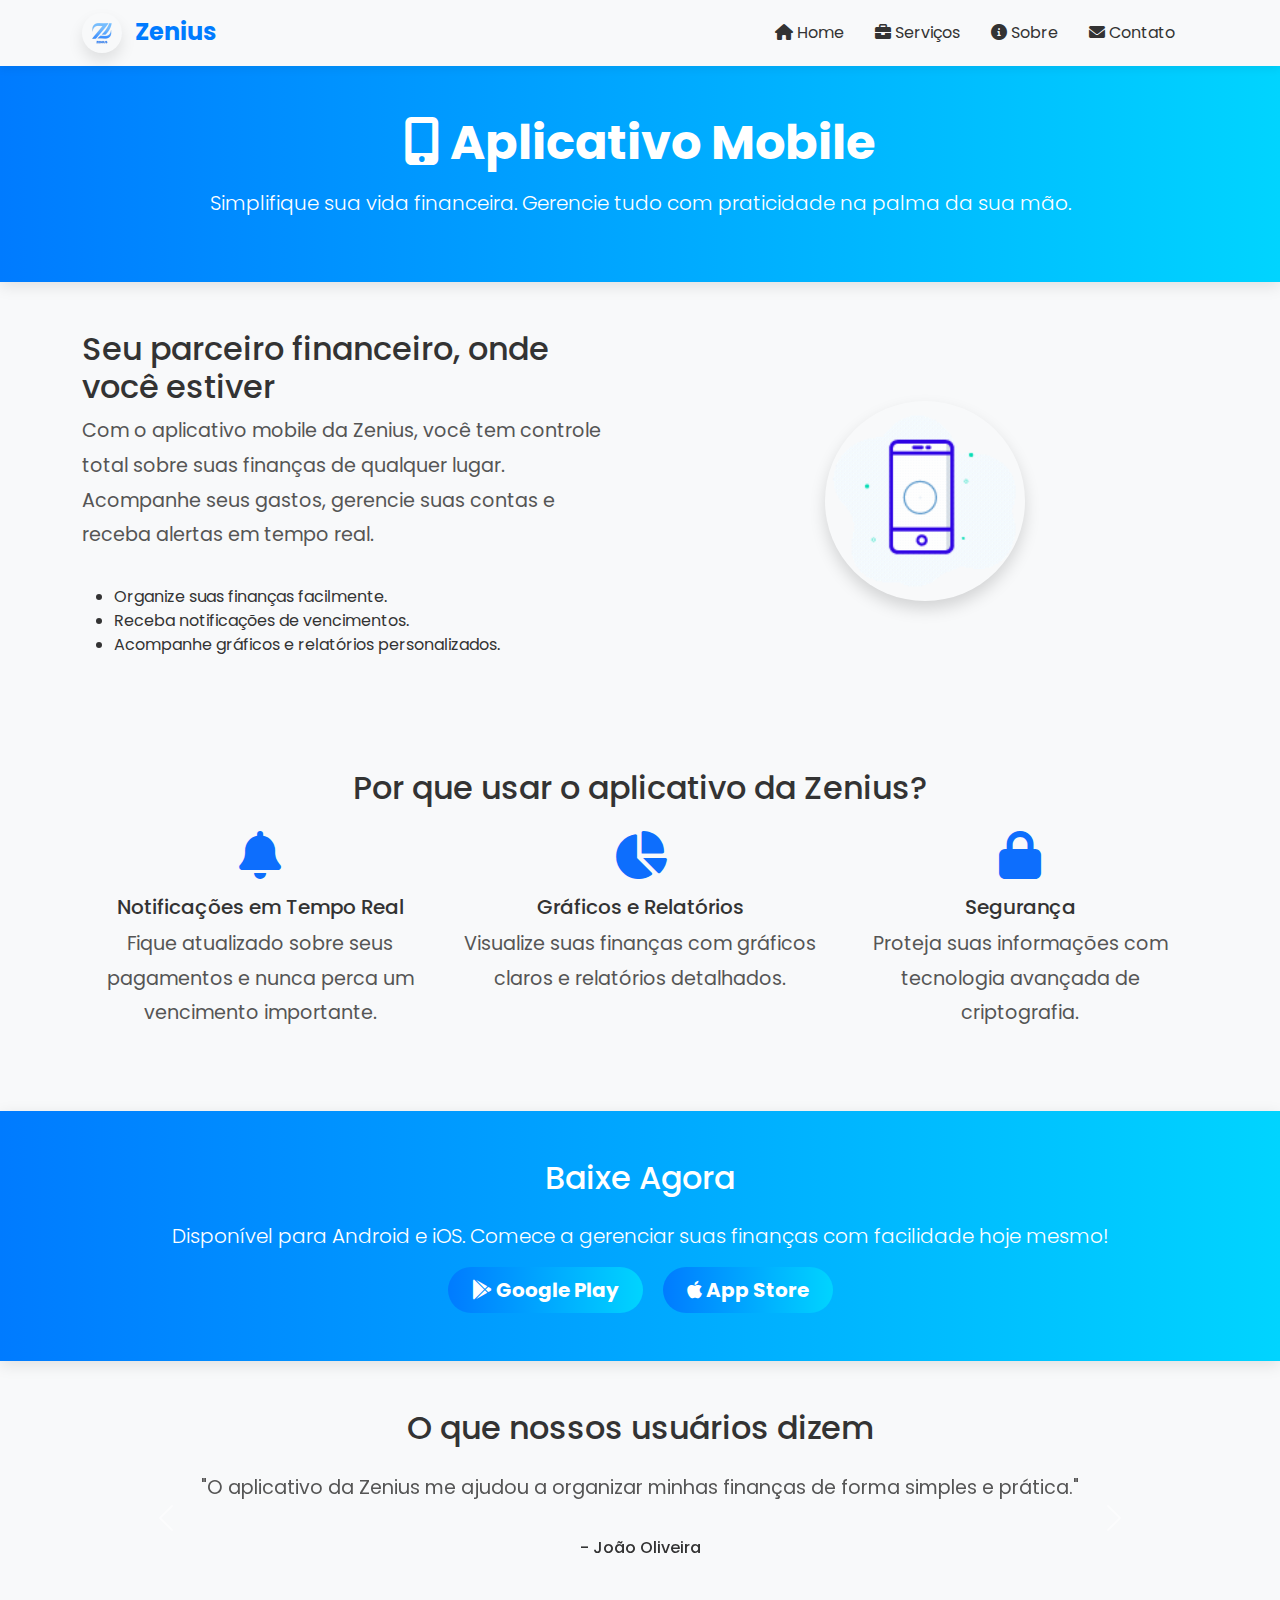
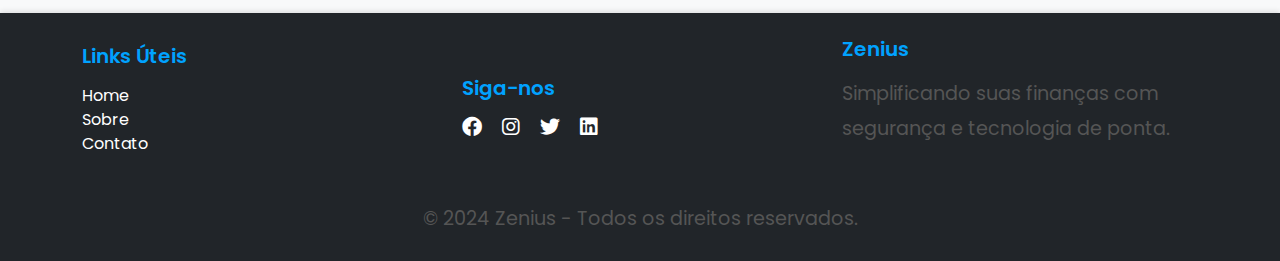
<file: assets/pages/aplicativo-mobile.html>
<!DOCTYPE html>
<html lang="pt-br">

<head>
    <meta charset="UTF-8">
    <meta name="viewport" content="width=device-width, initial-scale=1.0">
    <title>Zenius - Aplicativo Mobile</title>
    <link href="https://fonts.googleapis.com/css2?family=Poppins:wght@400;500;600;700&display=swap" rel="stylesheet">
    <link href="https://cdn.jsdelivr.net/npm/bootstrap@5.3.0/dist/css/bootstrap.min.css" rel="stylesheet">
    <link href="https://cdnjs.cloudflare.com/ajax/libs/font-awesome/6.0.0-beta3/css/all.min.css" rel="stylesheet">
    <link rel="icon" type="image/x-icon" href="../images/logoZenius.png">
    <link rel="stylesheet" href="../css/styles.css">
</head>

<body>
    <div class="d-flex flex-column min-vh-100">
        <!-- Navbar -->
        <nav class="navbar navbar-expand-lg navbar-light bg-light">
            <div class="container">
                <a class="navbar-brand" href="../../index.html">
                    <img src="../images/logoZenius.png" alt="Logo Zenius" class="me-2"
                        style="width: 40px; height: 40px;">
                    <span>Zenius</span>
                </a>
                <button class="navbar-toggler" type="button" data-bs-toggle="collapse" data-bs-target="#navbarNav">
                    <span class="navbar-toggler-icon"></span>
                </button>
                <div class="collapse navbar-collapse" id="navbarNav">
                    <ul class="navbar-nav ms-auto">
                        <li class="nav-item">
                            <a class="nav-link" href="../../index.html"><i class="fas fa-home"></i> Home</a>
                        </li>
                        <li class="nav-item">
                            <a class="nav-link" href="servicos.html"><i class="fas fa-briefcase"></i> Serviços</a>
                        </li>
                        <li class="nav-item">
                            <a class="nav-link" href="sobre.html"><i class="fas fa-info-circle"></i> Sobre</a>
                        </li>
                        <li class="nav-item">
                            <a class="nav-link" href="contato.html"><i class="fas fa-envelope"></i> Contato</a>
                        </li>
                    </ul>
                </div>
            </div>
        </nav>

        <!-- Hero Section -->
        <div class="container-fluid bg-primary text-white text-center py-5">
            <h1 class="display-4"><i class="fas fa-mobile-alt"></i> Aplicativo Mobile</h1>
            <p class="lead">Simplifique sua vida financeira. Gerencie tudo com praticidade na palma da sua mão.</p>
        </div>

        <!-- Introdução -->
        <div class="container my-5">
            <div class="row align-items-center">
                <div class="col-md-6">
                    <h2>Seu parceiro financeiro, onde você estiver</h2>
                    <p>
                        Com o aplicativo mobile da Zenius, você tem controle total sobre suas finanças de qualquer
                        lugar.
                        Acompanhe seus gastos, gerencie suas contas e receba alertas em tempo real.
                    </p>
                    <ul>
                        <li>Organize suas finanças facilmente.</li>
                        <li>Receba notificações de vencimentos.</li>
                        <li>Acompanhe gráficos e relatórios personalizados.</li>
                    </ul>
                </div>
                <div class="col-md-6 text-center">
                    <img src="../images/phone.gif" alt="Aplicativo Mobile" class="img-fluid rounded shadow">
                </div>
            </div>
        </div>

        <!-- Benefícios -->
        <div class="container my-5">
            <h2 class="text-center mb-4">Por que usar o aplicativo da Zenius?</h2>
            <div class="row text-center">
                <div class="col-md-4">
                    <i class="fas fa-bell fa-3x text-primary mb-3"></i>
                    <h5>Notificações em Tempo Real</h5>
                    <p>Fique atualizado sobre seus pagamentos e nunca perca um vencimento importante.</p>
                </div>
                <div class="col-md-4">
                    <i class="fas fa-chart-pie fa-3x text-primary mb-3"></i>
                    <h5>Gráficos e Relatórios</h5>
                    <p>Visualize suas finanças com gráficos claros e relatórios detalhados.</p>
                </div>
                <div class="col-md-4">
                    <i class="fas fa-lock fa-3x text-primary mb-3"></i>
                    <h5>Segurança</h5>
                    <p>Proteja suas informações com tecnologia avançada de criptografia.</p>
                </div>
            </div>
        </div>

        <!-- Call-to-Action - Download -->
        <div class="container-fluid bg-light text-center py-5">
            <h2 class="mb-4">Baixe Agora</h2>
            <p>Disponível para Android e iOS. Comece a gerenciar suas finanças com facilidade hoje mesmo!</p>
            <a href="#" class="btn btn-primary btn-lg me-3"><i class="fab fa-google-play"></i> Google Play</a>
            <a href="#" class="btn btn-primary btn-lg"><i class="fab fa-apple"></i> App Store</a>
        </div>

        <!-- Depoimentos -->
        <div class="container my-5">
            <h2 class="text-center mb-4">O que nossos usuários dizem</h2>
            <div id="carouselExample" class="carousel slide" data-bs-ride="carousel">
                <div class="carousel-inner">
                    <div class="carousel-item active">
                        <div class="text-center">
                            <p>"O aplicativo da Zenius me ajudou a organizar minhas finanças de forma simples e
                                prática."</p>
                            <h6>- João Oliveira</h6>
                        </div>
                    </div>
                    <div class="carousel-item">
                        <div class="text-center">
                            <p>"Recebo notificações dos meus vencimentos e nunca mais perdi um prazo. É incrível!"</p>
                            <h6>- Maria Santos</h6>
                        </div>
                    </div>
                    <div class="carousel-item">
                        <div class="text-center">
                            <p>"Adoro os gráficos e relatórios. Agora tenho uma visão completa das minhas finanças."</p>
                            <h6>- Pedro Lima</h6>
                        </div>
                    </div>
                </div>
                <button class="carousel-control-prev" type="button" data-bs-target="#carouselExample"
                    data-bs-slide="prev">
                    <span class="carousel-control-prev-icon" aria-hidden="true"></span>
                </button>
                <button class="carousel-control-next" type="button" data-bs-target="#carouselExample"
                    data-bs-slide="next">
                    <span class="carousel-control-next-icon" aria-hidden="true"></span>
                </button>
            </div>
        </div>

        <!-- Rodapé -->
        <footer class="bg-dark text-white py-4">
            <div class="container">
                <div class="row align-items-center text-center text-md-start">
                    <!-- Coluna Links Úteis -->
                    <div class="col-md-4 mb-3 mb-md-0">
                        <h5 class="mb-3">Links Úteis</h5>
                        <ul class="list-unstyled">
                            <li><a href="../../index.html" class="text-white text-decoration-none">Home</a></li>
                            <li><a href="sobre.html" class="text-white text-decoration-none">Sobre</a></li>
                            <li><a href="contato.html" class="text-white text-decoration-none">Contato</a></li>
                        </ul>
                    </div>
                    <!-- Coluna Redes Sociais -->
                    <div class="col-md-4 mb-3 mb-md-0">
                        <h5 class="mb-3">Siga-nos</h5>
                        <div>
                            <a href="#" class="text-white me-3"><i class="fab fa-facebook fa-lg"></i></a>
                            <a href="#" class="text-white me-3"><i class="fab fa-instagram fa-lg"></i></a>
                            <a href="#" class="text-white me-3"><i class="fab fa-twitter fa-lg"></i></a>
                            <a href="#" class="text-white"><i class="fab fa-linkedin fa-lg"></i></a>
                        </div>
                    </div>
                    <!-- Coluna Informações -->
                    <div class="col-md-4">
                        <h5 class="mb-3">Zenius</h5>
                        <p class="small">Simplificando suas finanças com segurança e tecnologia de ponta.</p>
                    </div>
                </div>
                <div class="text-center mt-4">
                    <p class="small mb-0">&copy; 2024 Zenius - Todos os direitos reservados.</p>
                </div>
            </div>
        </footer>
    </div>

    <script src="https://cdn.jsdelivr.net/npm/bootstrap@5.3.0/dist/js/bootstrap.bundle.min.js"></script>
</body>

</html>
</file>
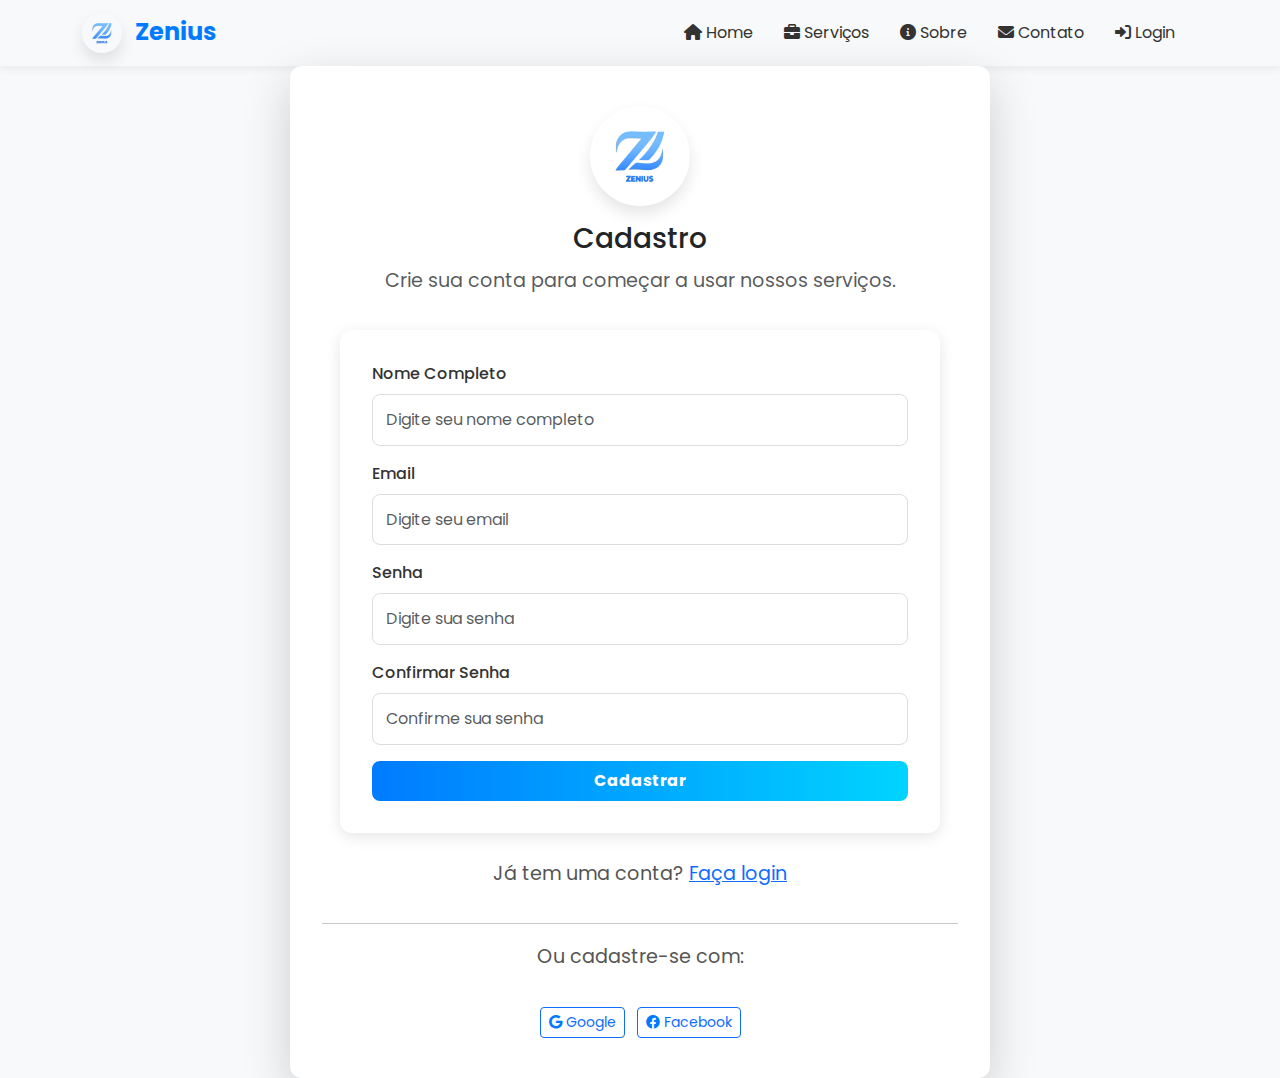
<file: assets/pages/cadastro.html>
<!DOCTYPE html>
<html lang="pt-br">

<head>
    <meta charset="UTF-8">
    <meta name="viewport" content="width=device-width, initial-scale=1.0">
    <title>Cadastro - Zenius</title>
    <link href="https://fonts.googleapis.com/css2?family=Poppins:wght@400;500;600;700&display=swap" rel="stylesheet">
    <link href="https://cdn.jsdelivr.net/npm/bootstrap@5.3.0/dist/css/bootstrap.min.css" rel="stylesheet">
    <link href="https://cdnjs.cloudflare.com/ajax/libs/font-awesome/6.0.0-beta3/css/all.min.css" rel="stylesheet">
    <link rel="icon" type="image/x-icon" href="../images/logoZenius.png">
    <link rel="stylesheet" href="../css/styles.css">
</head>

<body>
    <div class="d-flex flex-column min-vh-100">
        <!-- Navbar -->
        <nav class="navbar navbar-expand-lg navbar-light bg-light">
            <div class="container">
                <a class="navbar-brand" href="../../index.html">
                    <img src="../images/logoZenius.png" alt="Logo Zenius" class="me-2"
                        style="width: 40px; height: 40px;">
                    <span>Zenius</span>
                </a>
                <button class="navbar-toggler" type="button" data-bs-toggle="collapse" data-bs-target="#navbarNav">
                    <span class="navbar-toggler-icon"></span>
                </button>
                <div class="collapse navbar-collapse" id="navbarNav">
                    <ul class="navbar-nav ms-auto">
                        <li class="nav-item">
                            <a class="nav-link" href="../../index.html"><i class="fas fa-home"></i> Home</a>
                        </li>
                        <li class="nav-item">
                            <a class="nav-link" href="servicos.html"><i class="fas fa-briefcase"></i> Serviços</a>
                        </li>
                        <li class="nav-item">
                            <a class="nav-link" href="sobre.html"><i class="fas fa-info-circle"></i> Sobre</a>
                        </li>
                        <li class="nav-item">
                            <a class="nav-link" href="contato.html"><i class="fas fa-envelope"></i>
                                Contato</a>
                        </li>
                        <li class="nav-item">
                            <a class="nav-link active" href="login.html"><i class="fas fa-sign-in-alt"></i> Login</a>
                        </li>
                    </ul>
                </div>
            </div>
        </nav>

        <!-- Tela de Cadastro -->
        <div class="container d-flex justify-content-center align-items-center min-vh-100">
            <div class="card shadow-lg" style="max-width: 700px; width: 100%; border-radius: 12px;">
                <div class="card-body">
                    <div class="text-center mb-4">
                        <img src="../images/logoZenius.png" alt="Logo Zenius" class="img-fluid mb-3"
                            style="max-width: 100px; max-height: 100px;">
                        <h3>Cadastro</h3>
                        <p class="text-muted">Crie sua conta para começar a usar nossos serviços.</p>
                    </div>
                    <form action="#" method="post">
                        <div class="mb-3">
                            <label for="name" class="form-label">Nome Completo</label>
                            <input type="text" class="form-control" id="name" placeholder="Digite seu nome completo"
                                required>
                        </div>
                        <div class="mb-3">
                            <label for="email" class="form-label">Email</label>
                            <input type="email" class="form-control" id="email" placeholder="Digite seu email" required>
                        </div>
                        <div class="mb-3">
                            <label for="password" class="form-label">Senha</label>
                            <input type="password" class="form-control" id="password" placeholder="Digite sua senha"
                                required>
                        </div>
                        <div class="mb-3">
                            <label for="confirmPassword" class="form-label">Confirmar Senha</label>
                            <input type="password" class="form-control" id="confirmPassword"
                                placeholder="Confirme sua senha" required>
                        </div>
                        <button type="submit" class="btn btn-primary w-100" style="border-radius: 8px;">Cadastrar</button>
                    </form>
                    <div class="text-center mt-4">
                        <p>Já tem uma conta? <a href="login.html" class="text-primary">Faça login</a></p>
                    </div>
                    <hr>
                    <div class="text-center mt-3">
                        <p>Ou cadastre-se com:</p>
                        <div>
                            <a href="#" class="btn btn-outline-primary btn-sm me-2"><i class="fab fa-google"></i>
                                Google</a>
                            <a href="#" class="btn btn-outline-primary btn-sm"><i class="fab fa-facebook"></i>
                                Facebook</a>
                        </div>
                    </div>
                </div>
            </div>
        </div>
    </div>

    <script src="https://cdn.jsdelivr.net/npm/bootstrap@5.3.0/dist/js/bootstrap.bundle.min.js"></script>
</body>

</html>
</file>
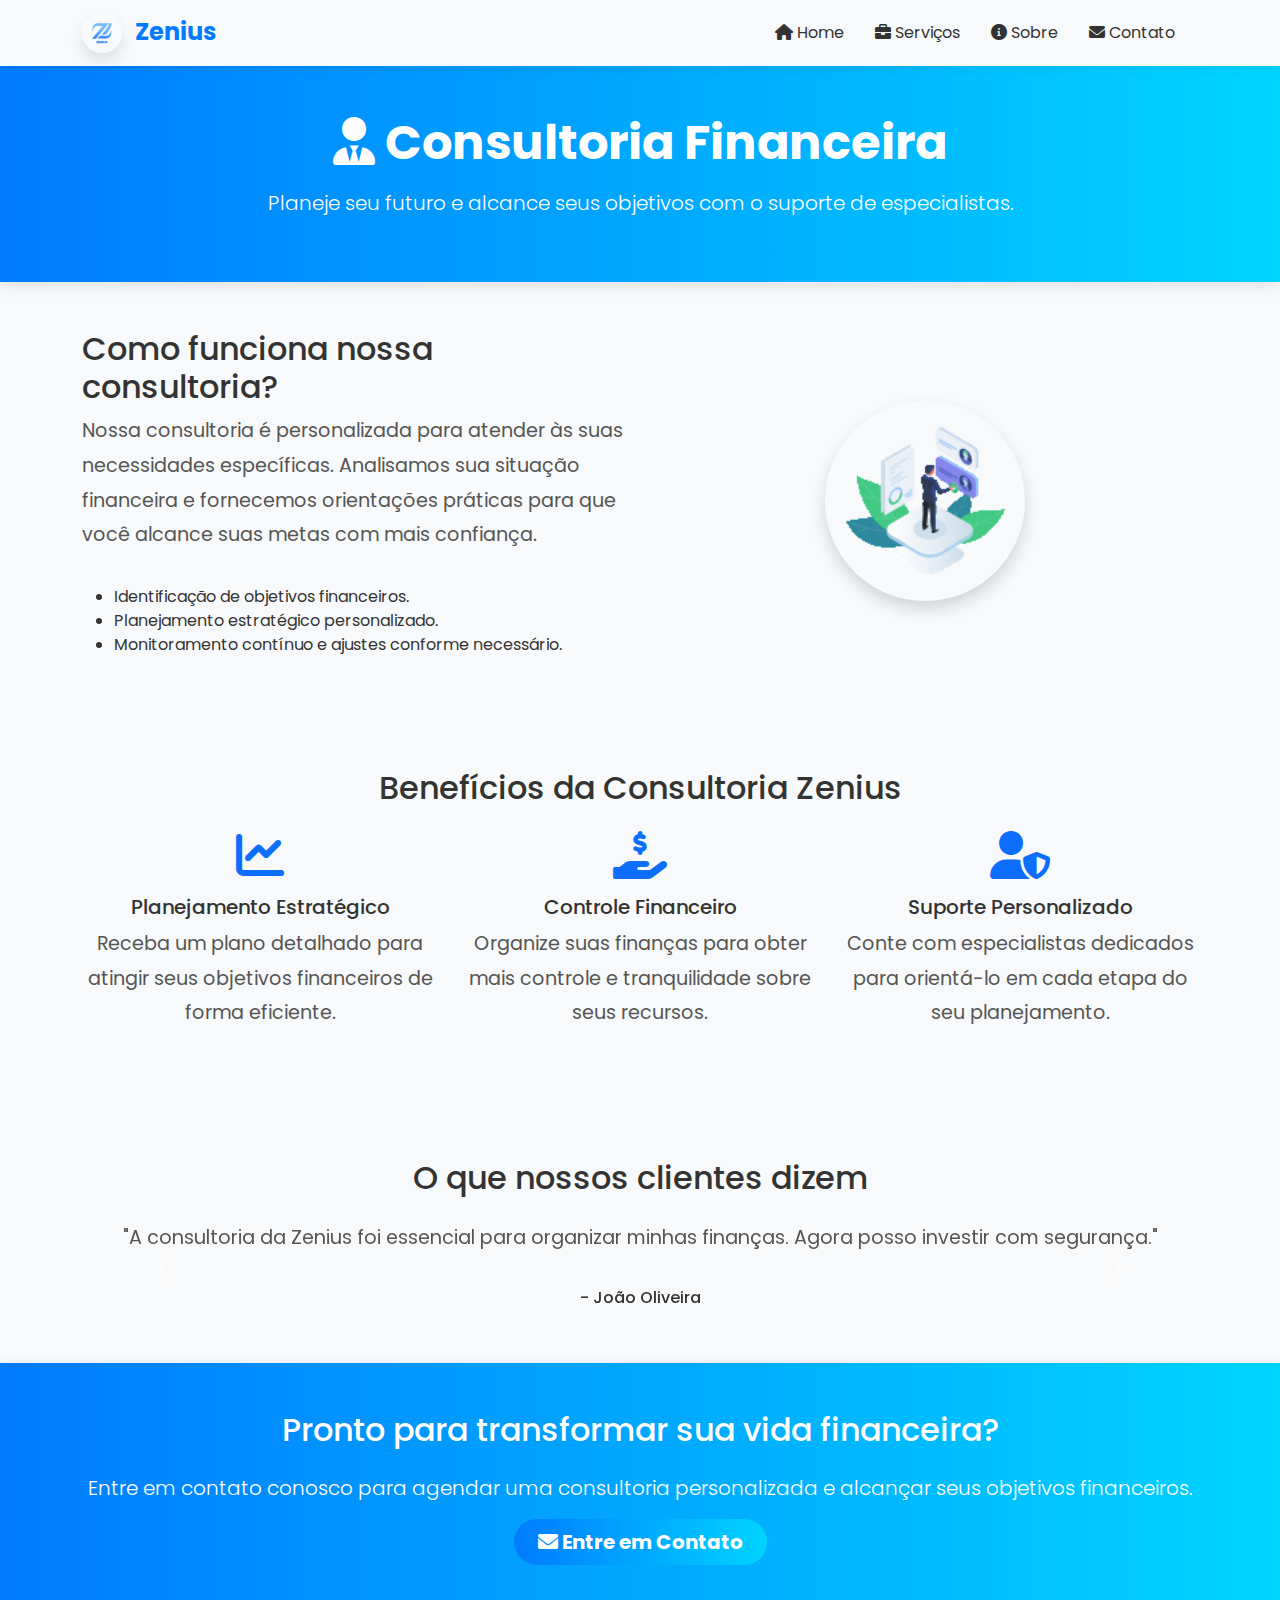
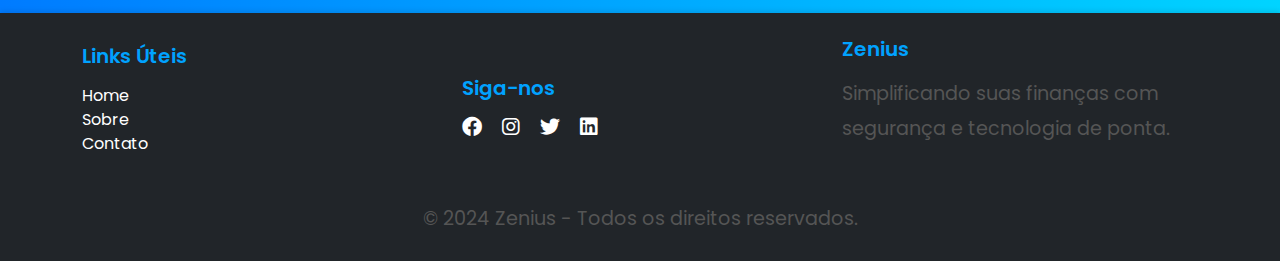
<file: assets/pages/consultoria.html>
<!DOCTYPE html>
<html lang="pt-br">

<head>
    <meta charset="UTF-8">
    <meta name="viewport" content="width=device-width, initial-scale=1.0">
    <title>Zenius - Consultoria</title>
    <link href="https://fonts.googleapis.com/css2?family=Poppins:wght@400;500;600;700&display=swap" rel="stylesheet">
    <link href="https://cdn.jsdelivr.net/npm/bootstrap@5.3.0/dist/css/bootstrap.min.css" rel="stylesheet">
    <link href="https://cdnjs.cloudflare.com/ajax/libs/font-awesome/6.0.0-beta3/css/all.min.css" rel="stylesheet">
    <link rel="icon" type="image/x-icon" href="../images/logoZenius.png">
    <link rel="stylesheet" href="../css/styles.css">
</head>

<body>
    <div class="d-flex flex-column min-vh-100">
        <!-- Navbar -->
        <nav class="navbar navbar-expand-lg navbar-light bg-light">
            <div class="container">
                <a class="navbar-brand" href="../../index.html">
                    <img src="../images/logoZenius.png" alt="Logo Zenius" class="me-2" style="width: 40px; height: 40px;">
                    <span>Zenius</span>
                </a>
                <button class="navbar-toggler" type="button" data-bs-toggle="collapse" data-bs-target="#navbarNav">
                    <span class="navbar-toggler-icon"></span>
                </button>
                <div class="collapse navbar-collapse" id="navbarNav">
                    <ul class="navbar-nav ms-auto">
                        <li class="nav-item">
                            <a class="nav-link" href="../../index.html"><i class="fas fa-home"></i> Home</a>
                        </li>
                        <li class="nav-item">
                            <a class="nav-link" href="servicos.html"><i class="fas fa-briefcase"></i> Serviços</a>
                        </li>
                        <li class="nav-item">
                            <a class="nav-link" href="sobre.html"><i class="fas fa-info-circle"></i> Sobre</a>
                        </li>
                        <li class="nav-item">
                            <a class="nav-link" href="contato.html"><i class="fas fa-envelope"></i> Contato</a>
                        </li>
                    </ul>
                </div>
            </div>
        </nav>

        <!-- Hero Section -->
        <div class="container-fluid bg-primary text-white text-center py-5">
            <h1 class="display-4"><i class="fas fa-user-tie"></i> Consultoria Financeira</h1>
            <p class="lead">Planeje seu futuro e alcance seus objetivos com o suporte de especialistas.</p>
        </div>

        <!-- Introdução -->
        <div class="container my-5">
            <div class="row align-items-center">
                <div class="col-md-6">
                    <h2>Como funciona nossa consultoria?</h2>
                    <p>
                        Nossa consultoria é personalizada para atender às suas necessidades específicas. Analisamos sua
                        situação financeira e fornecemos orientações práticas para que você alcance suas metas com mais
                        confiança.
                    </p>
                    <ul>
                        <li>Identificação de objetivos financeiros.</li>
                        <li>Planejamento estratégico personalizado.</li>
                        <li>Monitoramento contínuo e ajustes conforme necessário.</li>
                    </ul>
                </div>
                <div class="col-md-6 text-center">
                    <img src="../images/consultoria.gif" alt="Consultoria" class="img-fluid rounded shadow">
                </div>
            </div>
        </div>

        <!-- Benefícios -->
        <div class="container my-5">
            <h2 class="text-center mb-4">Benefícios da Consultoria Zenius</h2>
            <div class="row text-center">
                <div class="col-md-4">
                    <i class="fas fa-chart-line fa-3x text-primary mb-3"></i>
                    <h5>Planejamento Estratégico</h5>
                    <p>Receba um plano detalhado para atingir seus objetivos financeiros de forma eficiente.</p>
                </div>
                <div class="col-md-4">
                    <i class="fas fa-hand-holding-usd fa-3x text-primary mb-3"></i>
                    <h5>Controle Financeiro</h5>
                    <p>Organize suas finanças para obter mais controle e tranquilidade sobre seus recursos.</p>
                </div>
                <div class="col-md-4">
                    <i class="fas fa-user-shield fa-3x text-primary mb-3"></i>
                    <h5>Suporte Personalizado</h5>
                    <p>Conte com especialistas dedicados para orientá-lo em cada etapa do seu planejamento.</p>
                </div>
            </div>
        </div>

        <!-- Depoimentos -->
        <div class="container my-5">
            <h2 class="text-center mb-4">O que nossos clientes dizem</h2>
            <div id="carouselExample" class="carousel slide" data-bs-ride="carousel">
                <div class="carousel-inner">
                    <div class="carousel-item active">
                        <div class="text-center">
                            <p>"A consultoria da Zenius foi essencial para organizar minhas finanças. Agora posso investir com segurança."</p>
                            <h6>- João Oliveira</h6>
                        </div>
                    </div>
                    <div class="carousel-item">
                        <div class="text-center">
                            <p>"Recebi orientações práticas e claras para alcançar meus objetivos. Recomendo a Zenius para todos!"</p>
                            <h6>- Maria Santos</h6>
                        </div>
                    </div>
                    <div class="carousel-item">
                        <div class="text-center">
                            <p>"Graças à consultoria da Zenius, consegui planejar minha aposentadoria e estou mais tranquilo financeiramente."</p>
                            <h6>- Pedro Lima</h6>
                        </div>
                    </div>
                </div>
                <button class="carousel-control-prev" type="button" data-bs-target="#carouselExample" data-bs-slide="prev">
                    <span class="carousel-control-prev-icon" aria-hidden="true"></span>
                </button>
                <button class="carousel-control-next" type="button" data-bs-target="#carouselExample" data-bs-slide="next">
                    <span class="carousel-control-next-icon" aria-hidden="true"></span>
                </button>
            </div>
        </div>

        <!-- Call-to-Action -->
        <div class="container-fluid bg-light text-center py-5">
            <h2 class="mb-4">Pronto para transformar sua vida financeira?</h2>
            <p>Entre em contato conosco para agendar uma consultoria personalizada e alcançar seus objetivos financeiros.</p>
            <a href="contato.html" class="btn btn-primary btn-lg"><i class="fas fa-envelope"></i> Entre em Contato</a>
        </div>

        <!-- Rodapé -->
        <footer class="bg-dark text-white py-4">
            <div class="container">
                <div class="row align-items-center text-center text-md-start">
                    <!-- Coluna Links Úteis -->
                    <div class="col-md-4 mb-3 mb-md-0">
                        <h5 class="mb-3">Links Úteis</h5>
                        <ul class="list-unstyled">
                            <li><a href="../../index.html" class="text-white text-decoration-none">Home</a></li>
                            <li><a href="sobre.html" class="text-white text-decoration-none">Sobre</a></li>
                            <li><a href="contato.html" class="text-white text-decoration-none">Contato</a></li>
                        </ul>
                    </div>
                    <!-- Coluna Redes Sociais -->
                    <div class="col-md-4 mb-3 mb-md-0">
                        <h5 class="mb-3">Siga-nos</h5>
                        <div>
                            <a href="#" class="text-white me-3"><i class="fab fa-facebook fa-lg"></i></a>
                            <a href="#" class="text-white me-3"><i class="fab fa-instagram fa-lg"></i></a>
                            <a href="#" class="text-white me-3"><i class="fab fa-twitter fa-lg"></i></a>
                            <a href="#" class="text-white"><i class="fab fa-linkedin fa-lg"></i></a>
                        </div>
                    </div>
                    <!-- Coluna Informações -->
                    <div class="col-md-4">
                        <h5 class="mb-3">Zenius</h5>
                        <p class="small">Simplificando suas finanças com segurança e tecnologia de ponta.</p>
                    </div>
                </div>
                <div class="text-center mt-4">
                    <p class="small mb-0">&copy; 2024 Zenius - Todos os direitos reservados.</p>
                </div>
            </div>
        </footer>
    </div>

    <script src="https://cdn.jsdelivr.net/npm/bootstrap@5.3.0/dist/js/bootstrap.bundle.min.js"></script>
</body>

</html>
</file>
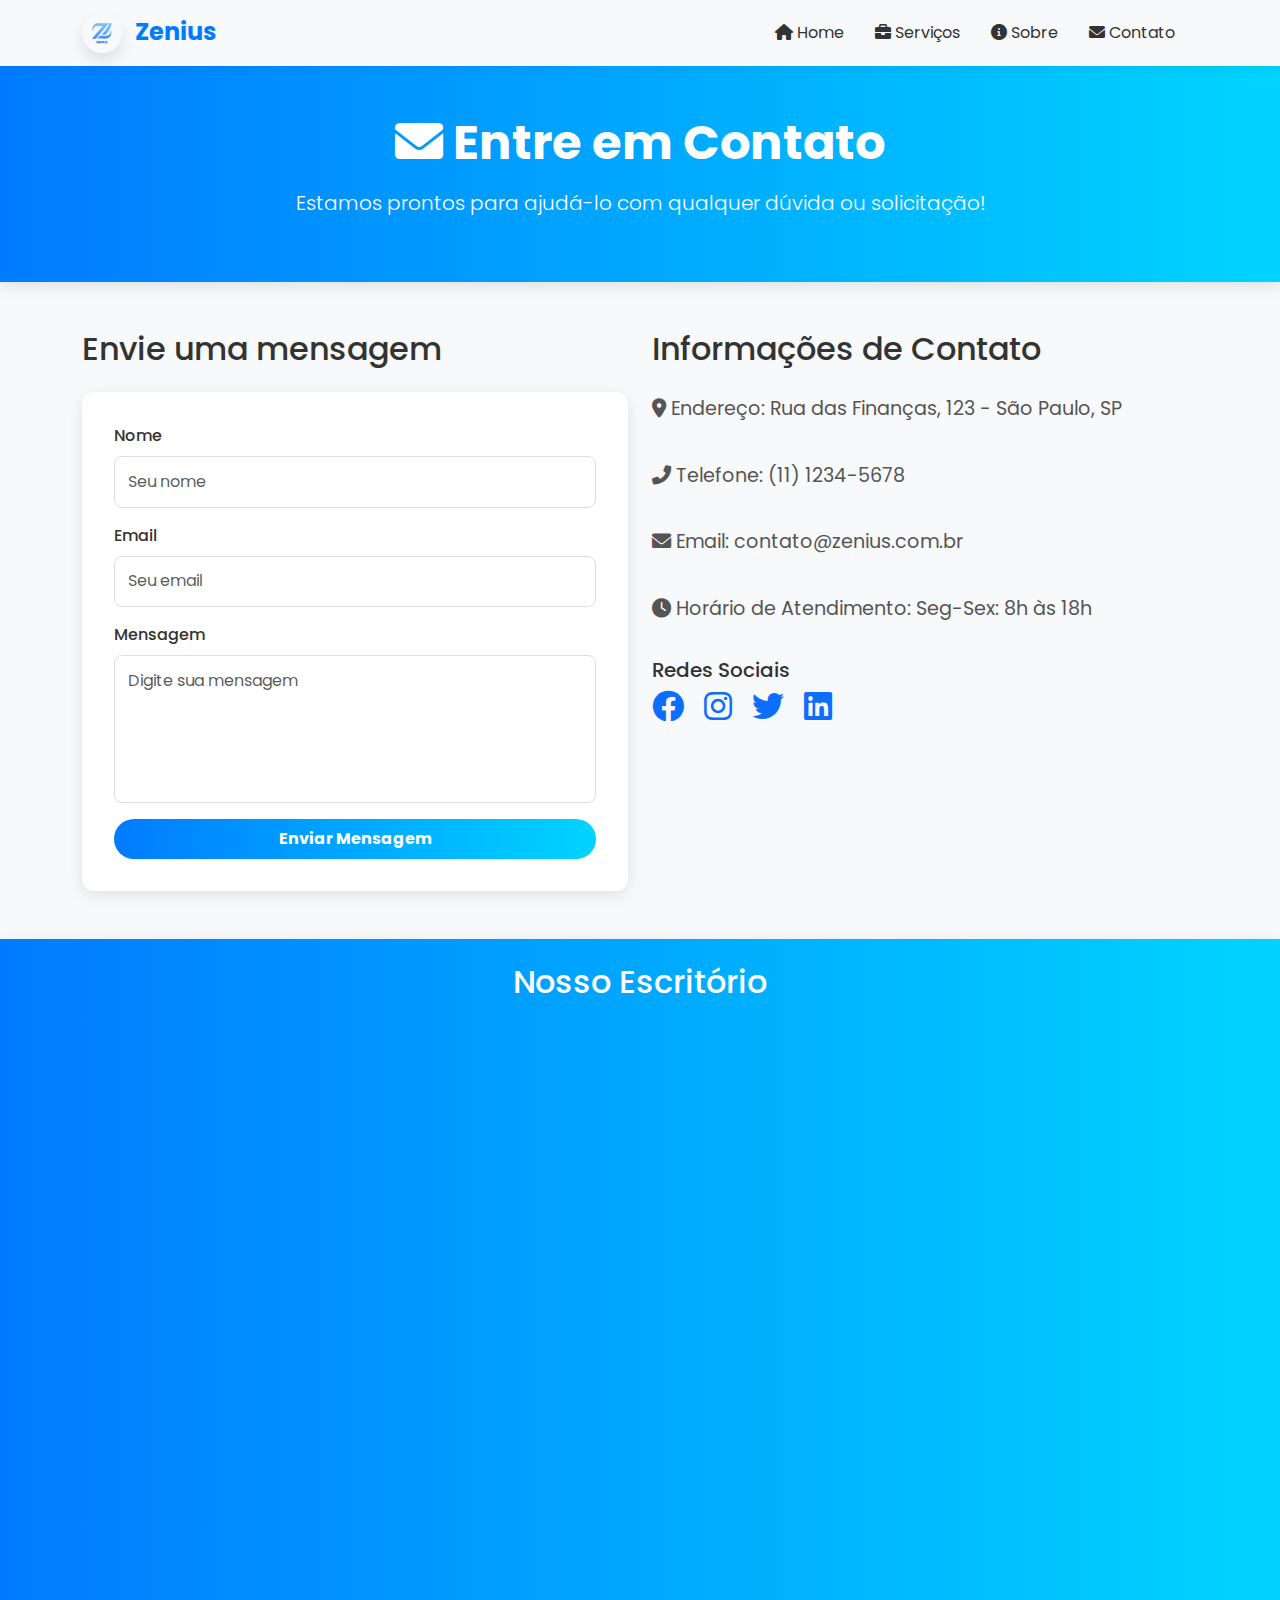
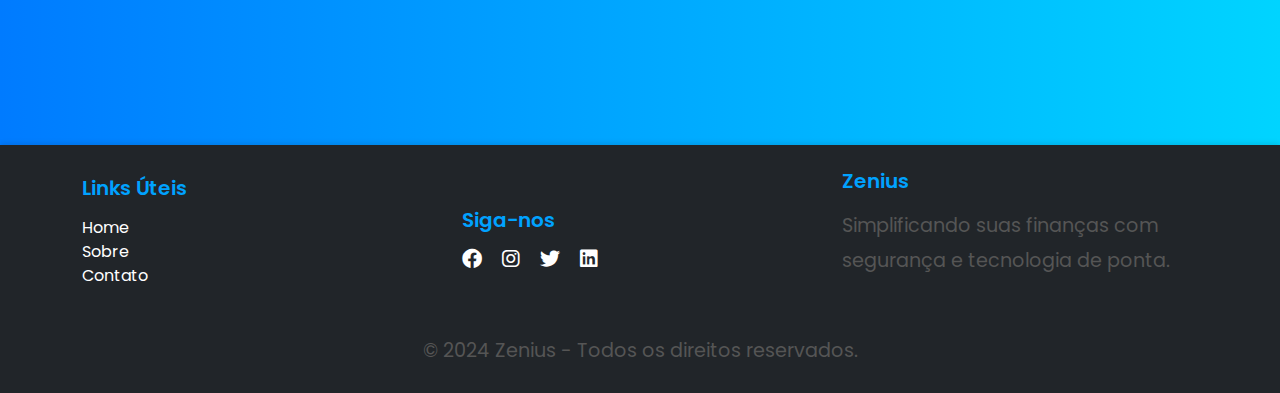
<file: assets/pages/contato.html>
<!DOCTYPE html>
<html lang="pt-br">

<head>
    <meta charset="UTF-8">
    <meta name="viewport" content="width=device-width, initial-scale=1.0">
    <title>Zenius - Contato</title>
    <link href="https://fonts.googleapis.com/css2?family=Poppins:wght@400;500;600;700&display=swap" rel="stylesheet">
    <link href="https://cdn.jsdelivr.net/npm/bootstrap@5.3.0/dist/css/bootstrap.min.css" rel="stylesheet">
    <link href="https://cdnjs.cloudflare.com/ajax/libs/font-awesome/6.0.0-beta3/css/all.min.css" rel="stylesheet">
    <link rel="icon" type="image/x-icon" href="../images/logoZenius.png">
    <link rel="stylesheet" href="../css/styles.css">
</head>

<body>
    <div class="d-flex flex-column min-vh-100">
        <!-- Navbar -->
        <nav class="navbar navbar-expand-lg navbar-light bg-light">
            <div class="container">
                <a class="navbar-brand" href="../../index.html">
                    <img src="../images/logoZenius.png" alt="Logo Zenius" class="me-2"
                        style="width: 40px; height: 40px;">
                    <span>Zenius</span>
                </a>
                <button class="navbar-toggler" type="button" data-bs-toggle="collapse" data-bs-target="#navbarNav">
                    <span class="navbar-toggler-icon"></span>
                </button>
                <div class="collapse navbar-collapse" id="navbarNav">
                    <ul class="navbar-nav ms-auto">
                        <li class="nav-item">
                            <a class="nav-link" href="../../index.html"><i class="fas fa-home"></i> Home</a>
                        </li>
                        <li class="nav-item">
                            <a class="nav-link" href="servicos.html"><i class="fas fa-briefcase"></i> Serviços</a>
                        </li>
                        <li class="nav-item">
                            <a class="nav-link" href="sobre.html"><i class="fas fa-info-circle"></i> Sobre</a>
                        </li>
                        <li class="nav-item">
                            <a class="nav-link active" href="contato.html"><i class="fas fa-envelope"></i> Contato</a>
                        </li>
                    </ul>
                </div>
            </div>
        </nav>

        <!-- Hero Section -->
        <div class="container-fluid bg-primary text-white text-center py-5">
            <h1 class="display-4"><i class="fas fa-envelope"></i> Entre em Contato</h1>
            <p class="lead">Estamos prontos para ajudá-lo com qualquer dúvida ou solicitação!</p>
        </div>

        <!-- Conteúdo Principal -->
        <div class="flex-grow-1 container my-5">
            <div class="row">
                <!-- Formulário de Contato -->
                <div class="col-md-6">
                    <h2 class="mb-4">Envie uma mensagem</h2>
                    <form>
                        <div class="mb-3">
                            <label for="name" class="form-label">Nome</label>
                            <input type="text" class="form-control" id="name" placeholder="Seu nome">
                        </div>
                        <div class="mb-3">
                            <label for="email" class="form-label">Email</label>
                            <input type="email" class="form-control" id="email" placeholder="Seu email">
                        </div>
                        <div class="mb-3">
                            <label for="message" class="form-label">Mensagem</label>
                            <textarea class="form-control" id="message" rows="5" placeholder="Digite sua mensagem"></textarea>
                        </div>
                        <button type="submit" class="btn btn-primary w-100">Enviar Mensagem</button>
                    </form>
                </div>

                <!-- Informações de Contato -->
                <div class="col-md-6">
                    <h2 class="mb-4">Informações de Contato</h2>
                    <p><i class="fas fa-map-marker-alt"></i> Endereço: Rua das Finanças, 123 - São Paulo, SP</p>
                    <p><i class="fas fa-phone-alt"></i> Telefone: (11) 1234-5678</p>
                    <p><i class="fas fa-envelope"></i> Email: contato@zenius.com.br</p>
                    <p><i class="fas fa-clock"></i> Horário de Atendimento: Seg-Sex: 8h às 18h</p>
                    <div class="mt-4">
                        <h5>Redes Sociais</h5>
                        <a href="#" class="text-primary me-3"><i class="fab fa-facebook fa-2x"></i></a>
                        <a href="#" class="text-primary me-3"><i class="fab fa-instagram fa-2x"></i></a>
                        <a href="#" class="text-primary me-3"><i class="fab fa-twitter fa-2x"></i></a>
                        <a href="#" class="text-primary"><i class="fab fa-linkedin fa-2x"></i></a>
                    </div>
                </div>
            </div>
        </div>

        <!-- Localização no Mapa -->
        <div class="container-fluid p-0">
            <h2 class="text-center my-4">Nosso Escritório</h2>
            <div class="ratio ratio-16x9">
                <iframe 
                    src="https://www.google.com/maps/embed?pb=!1m18!1m12!1m3!1d3656.6446268757657!2d-46.65598268502961!3d-23.564672584681033!2m3!1f0!2f0!3f0!3m2!1i1024!2i768!4f13.1!3m3!1m2!1s0x94ce5a3e7fefb01d%3A0xb76374c15c4e6cdd!2sAvenida%20Paulista%2C%201575%20-%20Bela%20Vista%2C%20S%C3%A3o%20Paulo%20-%20SP!5e0!3m2!1sen!2sbr!4v1642619628479!5m2!1sen!2sbr"
                    allowfullscreen=""
                    loading="lazy"
                    referrerpolicy="no-referrer-when-downgrade"
                ></iframe>
            </div>
        </div>

        <!-- Rodapé -->
        <footer class="bg-dark text-white py-4">
            <div class="container">
                <div class="row align-items-center text-center text-md-start">
                    <!-- Coluna Links Úteis -->
                    <div class="col-md-4 mb-3 mb-md-0">
                        <h5 class="mb-3">Links Úteis</h5>
                        <ul class="list-unstyled">
                            <li><a href="../../index.html" class="text-white text-decoration-none">Home</a></li>
                            <li><a href="sobre.html" class="text-white text-decoration-none">Sobre</a></li>
                            <li><a href="contato.html" class="text-white text-decoration-none">Contato</a></li>
                        </ul>
                    </div>
                    <!-- Coluna Redes Sociais -->
                    <div class="col-md-4 mb-3 mb-md-0">
                        <h5 class="mb-3">Siga-nos</h5>
                        <div>
                            <a href="#" class="text-white me-3"><i class="fab fa-facebook fa-lg"></i></a>
                            <a href="#" class="text-white me-3"><i class="fab fa-instagram fa-lg"></i></a>
                            <a href="#" class="text-white me-3"><i class="fab fa-twitter fa-lg"></i></a>
                            <a href="#" class="text-white"><i class="fab fa-linkedin fa-lg"></i></a>
                        </div>
                    </div>
                    <!-- Coluna Informações -->
                    <div class="col-md-4">
                        <h5 class="mb-3">Zenius</h5>
                        <p class="small">Simplificando suas finanças com segurança e tecnologia de ponta.</p>
                    </div>
                </div>
                <div class="text-center mt-4">
                    <p class="small mb-0">&copy; 2024 Zenius - Todos os direitos reservados.</p>
                </div>
            </div>
        </footer>
    </div>

    <script src="https://cdn.jsdelivr.net/npm/bootstrap@5.3.0/dist/js/bootstrap.bundle.min.js"></script>
</body>

</html>
</file>
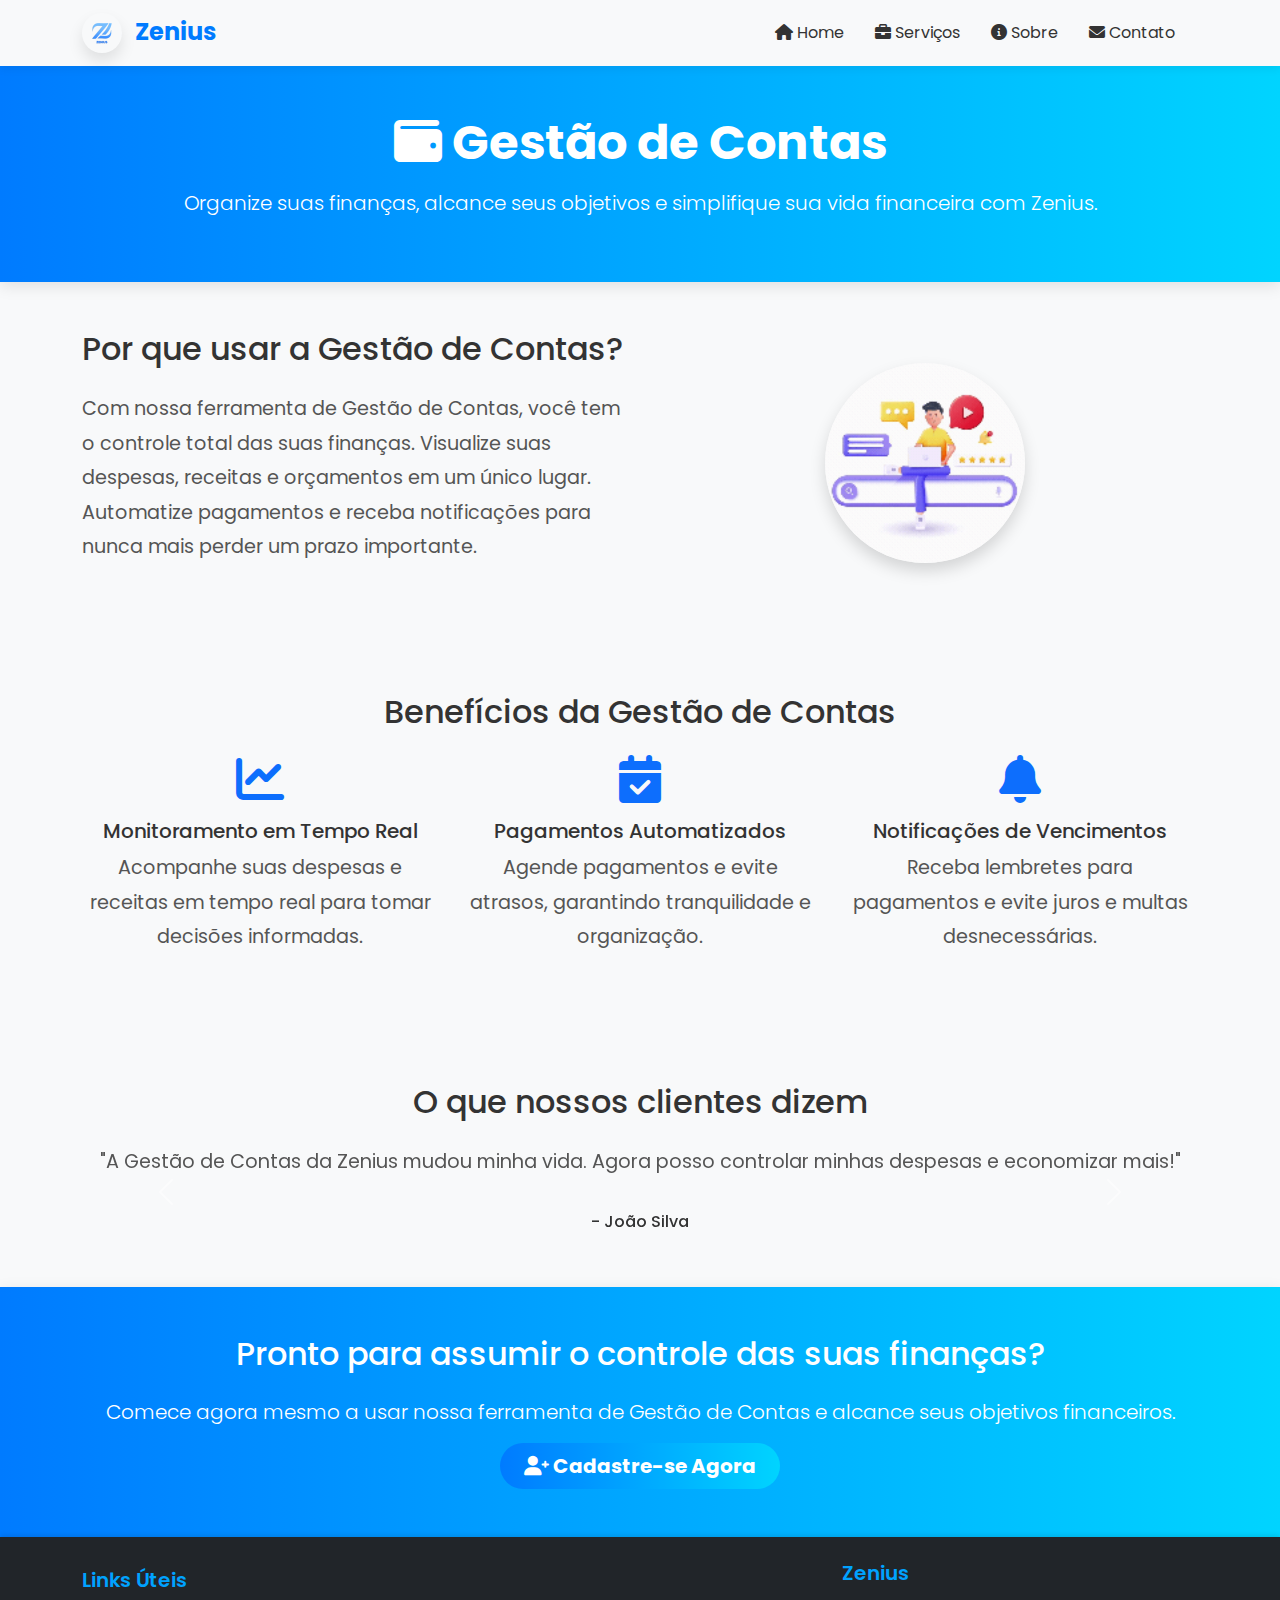
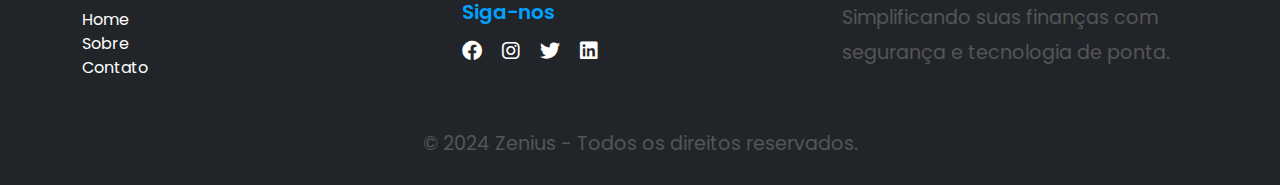
<file: assets/pages/gestao-contas.html>
<!DOCTYPE html>
<html lang="pt-br">

<head>
    <meta charset="UTF-8">
    <meta name="viewport" content="width=device-width, initial-scale=1.0">
    <title>Zenius - Gestão de Contas</title>
    <link href="https://fonts.googleapis.com/css2?family=Poppins:wght@400;500;600;700&display=swap" rel="stylesheet">
    <link href="https://cdn.jsdelivr.net/npm/bootstrap@5.3.0/dist/css/bootstrap.min.css" rel="stylesheet">
    <link href="https://cdnjs.cloudflare.com/ajax/libs/font-awesome/6.0.0-beta3/css/all.min.css" rel="stylesheet">
    <link rel="icon" type="image/x-icon" href="../images/logoZenius.png">
    <link rel="stylesheet" href="../css/styles.css">
</head>

<body>
    <div class="d-flex flex-column min-vh-100">
        <!-- Navbar -->
        <nav class="navbar navbar-expand-lg navbar-light bg-light">
            <div class="container">
                <a class="navbar-brand" href="../../index.html">
                    <img src="../images/logoZenius.png" alt="Logo Zenius" class="me-2" style="width: 40px; height: 40px;">
                    <span>Zenius</span>
                </a>
                <button class="navbar-toggler" type="button" data-bs-toggle="collapse" data-bs-target="#navbarNav">
                    <span class="navbar-toggler-icon"></span>
                </button>
                <div class="collapse navbar-collapse" id="navbarNav">
                    <ul class="navbar-nav ms-auto">
                        <li class="nav-item">
                            <a class="nav-link" href="../../index.html"><i class="fas fa-home"></i> Home</a>
                        </li>
                        <li class="nav-item">
                            <a class="nav-link" href="servicos.html"><i class="fas fa-briefcase"></i> Serviços</a>
                        </li>
                        <li class="nav-item">
                            <a class="nav-link" href="sobre.html"><i class="fas fa-info-circle"></i> Sobre</a>
                        </li>
                        <li class="nav-item">
                            <a class="nav-link" href="contato.html"><i class="fas fa-envelope"></i> Contato</a>
                        </li>
                    </ul>
                </div>
            </div>
        </nav>

        <!-- Hero Section -->
        <div class="container-fluid bg-primary text-white text-center py-5">
            <h1 class="display-4"><i class="fas fa-wallet"></i> Gestão de Contas</h1>
            <p class="lead">Organize suas finanças, alcance seus objetivos e simplifique sua vida financeira com Zenius.</p>
        </div>

        <!-- Introdução -->
        <div class="container my-5">
            <div class="row align-items-center">
                <div class="col-md-6">
                    <h2 class="mb-4">Por que usar a Gestão de Contas?</h2>
                    <p>
                        Com nossa ferramenta de Gestão de Contas, você tem o controle total das suas finanças. Visualize 
                        suas despesas, receitas e orçamentos em um único lugar. Automatize pagamentos e receba notificações 
                        para nunca mais perder um prazo importante.
                    </p>
                </div>
                <div class="col-md-6 text-center">
                    <img src="../images/gestao.gif" alt="Gestão de Contas" class="img-fluid rounded shadow">
                </div>
            </div>
        </div>

        <!-- Benefícios -->
        <div class="container my-5">
            <h2 class="text-center mb-4">Benefícios da Gestão de Contas</h2>
            <div class="row text-center">
                <div class="col-md-4">
                    <i class="fas fa-chart-line fa-3x text-primary mb-3"></i>
                    <h5>Monitoramento em Tempo Real</h5>
                    <p>Acompanhe suas despesas e receitas em tempo real para tomar decisões informadas.</p>
                </div>
                <div class="col-md-4">
                    <i class="fas fa-calendar-check fa-3x text-primary mb-3"></i>
                    <h5>Pagamentos Automatizados</h5>
                    <p>Agende pagamentos e evite atrasos, garantindo tranquilidade e organização.</p>
                </div>
                <div class="col-md-4">
                    <i class="fas fa-bell fa-3x text-primary mb-3"></i>
                    <h5>Notificações de Vencimentos</h5>
                    <p>Receba lembretes para pagamentos e evite juros e multas desnecessárias.</p>
                </div>
            </div>
        </div>

        <!-- Depoimentos -->
        <div class="container my-5">
            <h2 class="text-center mb-4">O que nossos clientes dizem</h2>
            <div id="carouselExample" class="carousel slide" data-bs-ride="carousel">
                <div class="carousel-inner">
                    <div class="carousel-item active">
                        <div class="text-center">
                            <p>"A Gestão de Contas da Zenius mudou minha vida. Agora posso controlar minhas despesas e economizar mais!"</p>
                            <h6>- João Silva</h6>
                        </div>
                    </div>
                    <div class="carousel-item">
                        <div class="text-center">
                            <p>"Eu costumava esquecer os vencimentos das contas, mas agora, com as notificações, nunca mais tive problemas."</p>
                            <h6>- Maria Santos</h6>
                        </div>
                    </div>
                    <div class="carousel-item">
                        <div class="text-center">
                            <p>"Fácil de usar e muito eficiente! Recomendo para quem quer simplificar sua vida financeira."</p>
                            <h6>- Ana Oliveira</h6>
                        </div>
                    </div>
                </div>
                <button class="carousel-control-prev" type="button" data-bs-target="#carouselExample" data-bs-slide="prev">
                    <span class="carousel-control-prev-icon" aria-hidden="true"></span>
                </button>
                <button class="carousel-control-next" type="button" data-bs-target="#carouselExample" data-bs-slide="next">
                    <span class="carousel-control-next-icon" aria-hidden="true"></span>
                </button>
            </div>
        </div>

        <!-- Call-to-Action -->
        <div class="container-fluid bg-light text-center py-5">
            <h2 class="mb-4">Pronto para assumir o controle das suas finanças?</h2>
            <p>Comece agora mesmo a usar nossa ferramenta de Gestão de Contas e alcance seus objetivos financeiros.</p>
            <a href="cadastro.html" class="btn btn-primary btn-lg"><i class="fas fa-user-plus"></i> Cadastre-se Agora</a>
        </div>

        <!-- Rodapé -->
        <footer class="bg-dark text-white py-4">
            <div class="container">
                <div class="row align-items-center text-center text-md-start">
                    <!-- Coluna Links Úteis -->
                    <div class="col-md-4 mb-3 mb-md-0">
                        <h5 class="mb-3">Links Úteis</h5>
                        <ul class="list-unstyled">
                            <li><a href="../../index.html" class="text-white text-decoration-none">Home</a></li>
                            <li><a href="sobre.html" class="text-white text-decoration-none">Sobre</a></li>
                            <li><a href="contato.html" class="text-white text-decoration-none">Contato</a></li>
                        </ul>
                    </div>
                    <!-- Coluna Redes Sociais -->
                    <div class="col-md-4 mb-3 mb-md-0">
                        <h5 class="mb-3">Siga-nos</h5>
                        <div>
                            <a href="#" class="text-white me-3"><i class="fab fa-facebook fa-lg"></i></a>
                            <a href="#" class="text-white me-3"><i class="fab fa-instagram fa-lg"></i></a>
                            <a href="#" class="text-white me-3"><i class="fab fa-twitter fa-lg"></i></a>
                            <a href="#" class="text-white"><i class="fab fa-linkedin fa-lg"></i></a>
                        </div>
                    </div>
                    <!-- Coluna Informações -->
                    <div class="col-md-4">
                        <h5 class="mb-3">Zenius</h5>
                        <p class="small">Simplificando suas finanças com segurança e tecnologia de ponta.</p>
                    </div>
                </div>
                <div class="text-center mt-4">
                    <p class="small mb-0">&copy; 2024 Zenius - Todos os direitos reservados.</p>
                </div>
            </div>
        </footer>
    </div>

    <script src="https://cdn.jsdelivr.net/npm/bootstrap@5.3.0/dist/js/bootstrap.bundle.min.js"></script>
</body>

</html>
</file>
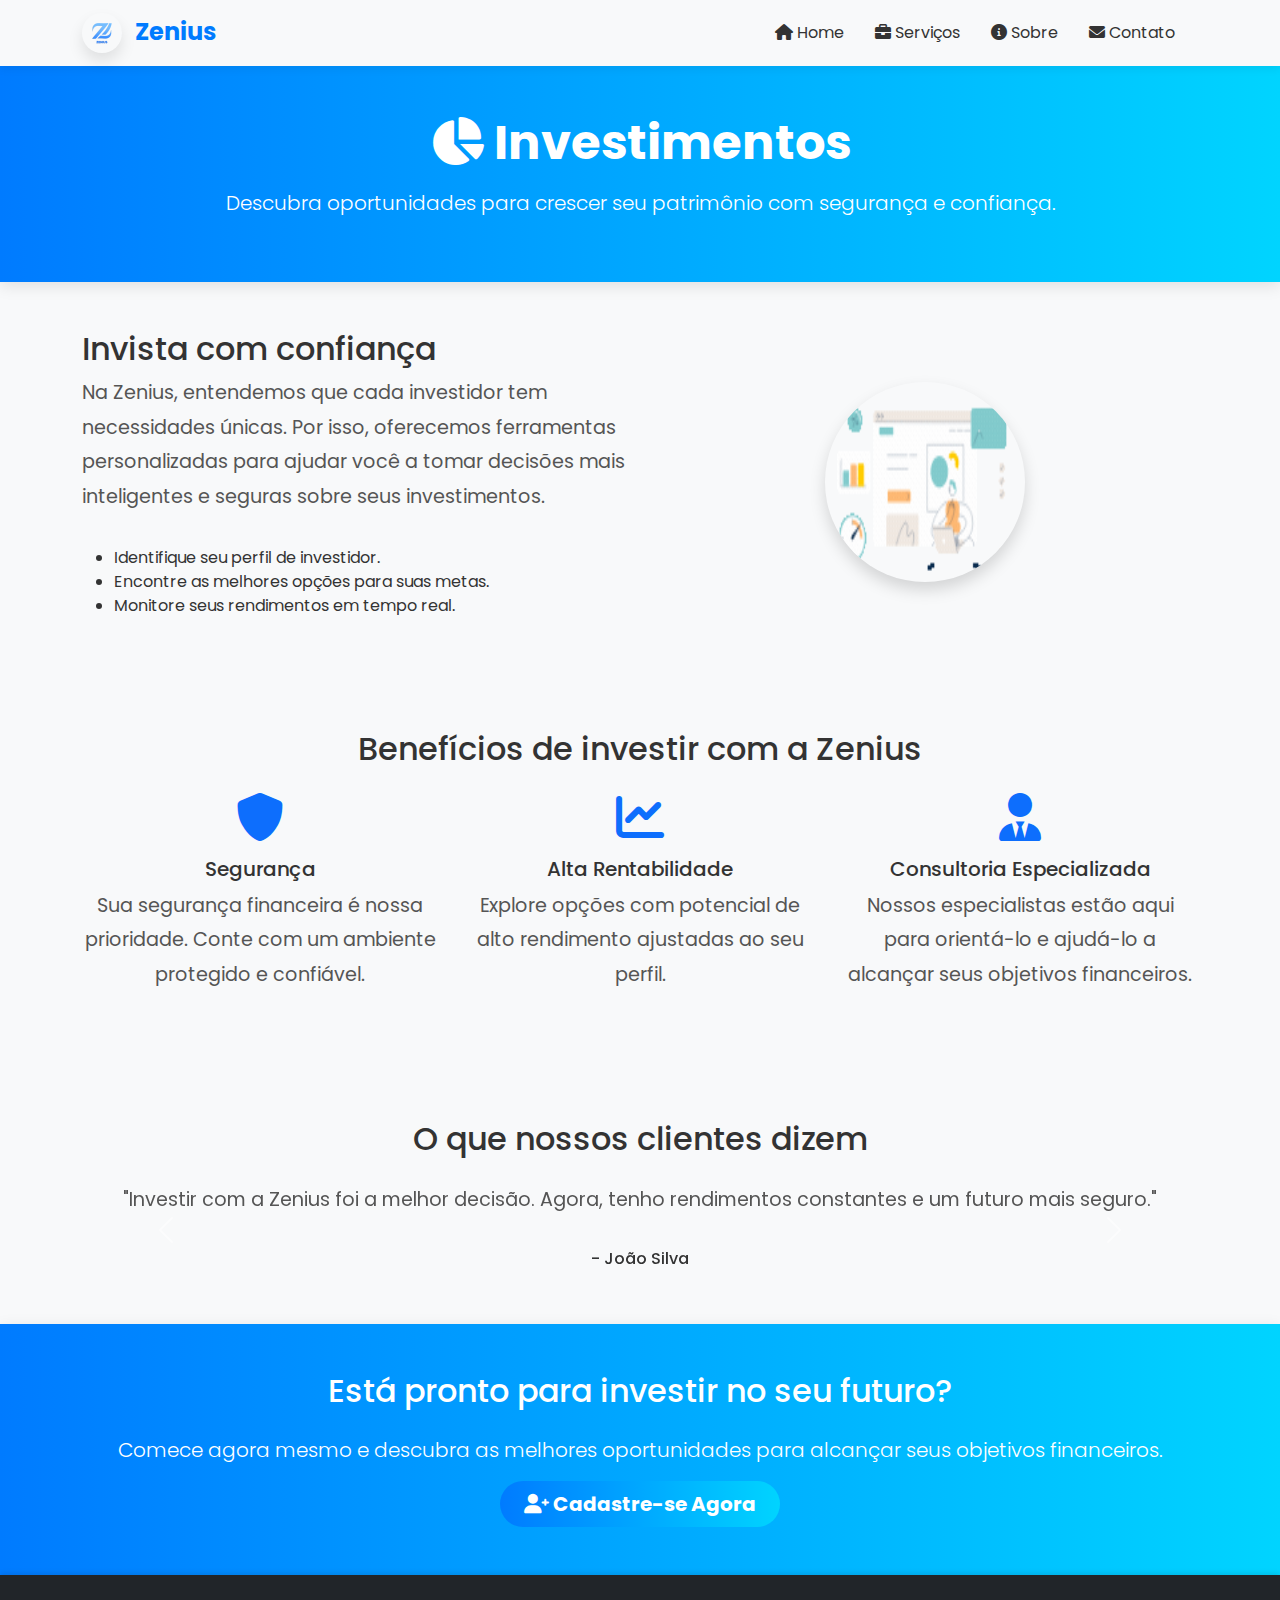
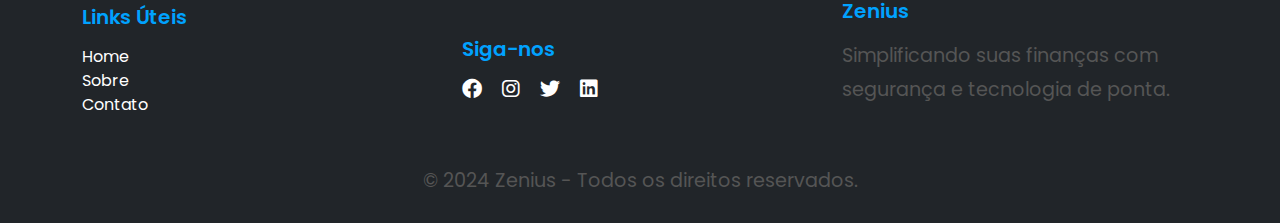
<file: assets/pages/investimentos.html>
<!DOCTYPE html>
<html lang="pt-br">

<head>
    <meta charset="UTF-8">
    <meta name="viewport" content="width=device-width, initial-scale=1.0">
    <title>Zenius - Investimentos</title>
    <link href="https://fonts.googleapis.com/css2?family=Poppins:wght@400;500;600;700&display=swap" rel="stylesheet">
    <link href="https://cdn.jsdelivr.net/npm/bootstrap@5.3.0/dist/css/bootstrap.min.css" rel="stylesheet">
    <link href="https://cdnjs.cloudflare.com/ajax/libs/font-awesome/6.0.0-beta3/css/all.min.css" rel="stylesheet">
    <link rel="icon" type="image/x-icon" href="../images/logoZenius.png">
    <link rel="stylesheet" href="../css/styles.css">
</head>

<body>
    <div class="d-flex flex-column min-vh-100">
        <!-- Navbar -->
        <nav class="navbar navbar-expand-lg navbar-light bg-light">
            <div class="container">
                <a class="navbar-brand" href="../../index.html">
                    <img src="../images/logoZenius.png" alt="Logo Zenius" class="me-2" style="width: 40px; height: 40px;">
                    <span>Zenius</span>
                </a>
                <button class="navbar-toggler" type="button" data-bs-toggle="collapse" data-bs-target="#navbarNav">
                    <span class="navbar-toggler-icon"></span>
                </button>
                <div class="collapse navbar-collapse" id="navbarNav">
                    <ul class="navbar-nav ms-auto">
                        <li class="nav-item">
                            <a class="nav-link" href="../../index.html"><i class="fas fa-home"></i> Home</a>
                        </li>
                        <li class="nav-item">
                            <a class="nav-link" href="servicos.html"><i class="fas fa-briefcase"></i> Serviços</a>
                        </li>
                        <li class="nav-item">
                            <a class="nav-link" href="sobre.html"><i class="fas fa-info-circle"></i> Sobre</a>
                        </li>
                        <li class="nav-item">
                            <a class="nav-link" href="contato.html"><i class="fas fa-envelope"></i> Contato</a>
                        </li>
                    </ul>
                </div>
            </div>
        </nav>

        <!-- Hero Section -->
        <div class="container-fluid bg-primary text-white text-center py-5">
            <h1 class="display-4"><i class="fas fa-chart-pie"></i> Investimentos</h1>
            <p class="lead">Descubra oportunidades para crescer seu patrimônio com segurança e confiança.</p>
        </div>

        <!-- Introdução -->
        <div class="container my-5">
            <div class="row align-items-center">
                <div class="col-md-6">
                    <h2>Invista com confiança</h2>
                    <p>
                        Na Zenius, entendemos que cada investidor tem necessidades únicas. Por isso, oferecemos 
                        ferramentas personalizadas para ajudar você a tomar decisões mais inteligentes e seguras sobre seus investimentos.
                    </p>
                    <ul>
                        <li>Identifique seu perfil de investidor.</li>
                        <li>Encontre as melhores opções para suas metas.</li>
                        <li>Monitore seus rendimentos em tempo real.</li>
                    </ul>
                </div>
                <div class="col-md-6 text-center">
                    <img src="../images/investimento.gif" alt="Investimentos" class="img-fluid rounded shadow">
                </div>
            </div>
        </div>

        <!-- Benefícios -->
        <div class="container my-5">
            <h2 class="text-center mb-4">Benefícios de investir com a Zenius</h2>
            <div class="row text-center">
                <div class="col-md-4">
                    <i class="fas fa-shield-alt fa-3x text-primary mb-3"></i>
                    <h5>Segurança</h5>
                    <p>Sua segurança financeira é nossa prioridade. Conte com um ambiente protegido e confiável.</p>
                </div>
                <div class="col-md-4">
                    <i class="fas fa-chart-line fa-3x text-primary mb-3"></i>
                    <h5>Alta Rentabilidade</h5>
                    <p>Explore opções com potencial de alto rendimento ajustadas ao seu perfil.</p>
                </div>
                <div class="col-md-4">
                    <i class="fas fa-user-tie fa-3x text-primary mb-3"></i>
                    <h5>Consultoria Especializada</h5>
                    <p>Nossos especialistas estão aqui para orientá-lo e ajudá-lo a alcançar seus objetivos financeiros.</p>
                </div>
            </div>
        </div>

        <!-- Depoimentos -->
        <div class="container my-5">
            <h2 class="text-center mb-4">O que nossos clientes dizem</h2>
            <div id="carouselExample" class="carousel slide" data-bs-ride="carousel">
                <div class="carousel-inner">
                    <div class="carousel-item active">
                        <div class="text-center">
                            <p>"Investir com a Zenius foi a melhor decisão. Agora, tenho rendimentos constantes e um futuro mais seguro."</p>
                            <h6>- João Silva</h6>
                        </div>
                    </div>
                    <div class="carousel-item">
                        <div class="text-center">
                            <p>"A plataforma é intuitiva e prática. Comecei com pouco e já vejo ótimos resultados."</p>
                            <h6>- Maria Oliveira</h6>
                        </div>
                    </div>
                    <div class="carousel-item">
                        <div class="text-center">
                            <p>"As orientações dos especialistas foram fundamentais para meu sucesso financeiro."</p>
                            <h6>- Pedro Lima</h6>
                        </div>
                    </div>
                </div>
                <button class="carousel-control-prev" type="button" data-bs-target="#carouselExample" data-bs-slide="prev">
                    <span class="carousel-control-prev-icon" aria-hidden="true"></span>
                </button>
                <button class="carousel-control-next" type="button" data-bs-target="#carouselExample" data-bs-slide="next">
                    <span class="carousel-control-next-icon" aria-hidden="true"></span>
                </button>
            </div>
        </div>

        <!-- Call-to-Action -->
        <div class="container-fluid bg-light text-center py-5">
            <h2 class="mb-4">Está pronto para investir no seu futuro?</h2>
            <p>Comece agora mesmo e descubra as melhores oportunidades para alcançar seus objetivos financeiros.</p>
            <a href="cadastro.html" class="btn btn-primary btn-lg"><i class="fas fa-user-plus"></i> Cadastre-se Agora</a>
        </div>

        <!-- Rodapé -->
        <footer class="bg-dark text-white py-4">
            <div class="container">
                <div class="row align-items-center text-center text-md-start">
                    <!-- Coluna Links Úteis -->
                    <div class="col-md-4 mb-3 mb-md-0">
                        <h5 class="mb-3">Links Úteis</h5>
                        <ul class="list-unstyled">
                            <li><a href="../../index.html" class="text-white text-decoration-none">Home</a></li>
                            <li><a href="sobre.html" class="text-white text-decoration-none">Sobre</a></li>
                            <li><a href="contato.html" class="text-white text-decoration-none">Contato</a></li>
                        </ul>
                    </div>
                    <!-- Coluna Redes Sociais -->
                    <div class="col-md-4 mb-3 mb-md-0">
                        <h5 class="mb-3">Siga-nos</h5>
                        <div>
                            <a href="#" class="text-white me-3"><i class="fab fa-facebook fa-lg"></i></a>
                            <a href="#" class="text-white me-3"><i class="fab fa-instagram fa-lg"></i></a>
                            <a href="#" class="text-white me-3"><i class="fab fa-twitter fa-lg"></i></a>
                            <a href="#" class="text-white"><i class="fab fa-linkedin fa-lg"></i></a>
                        </div>
                    </div>
                    <!-- Coluna Informações -->
                    <div class="col-md-4">
                        <h5 class="mb-3">Zenius</h5>
                        <p class="small">Simplificando suas finanças com segurança e tecnologia de ponta.</p>
                    </div>
                </div>
                <div class="text-center mt-4">
                    <p class="small mb-0">&copy; 2024 Zenius - Todos os direitos reservados.</p>
                </div>
            </div>
        </footer>
    </div>

    <script src="https://cdn.jsdelivr.net/npm/bootstrap@5.3.0/dist/js/bootstrap.bundle.min.js"></script>
</body>

</html>
</file>
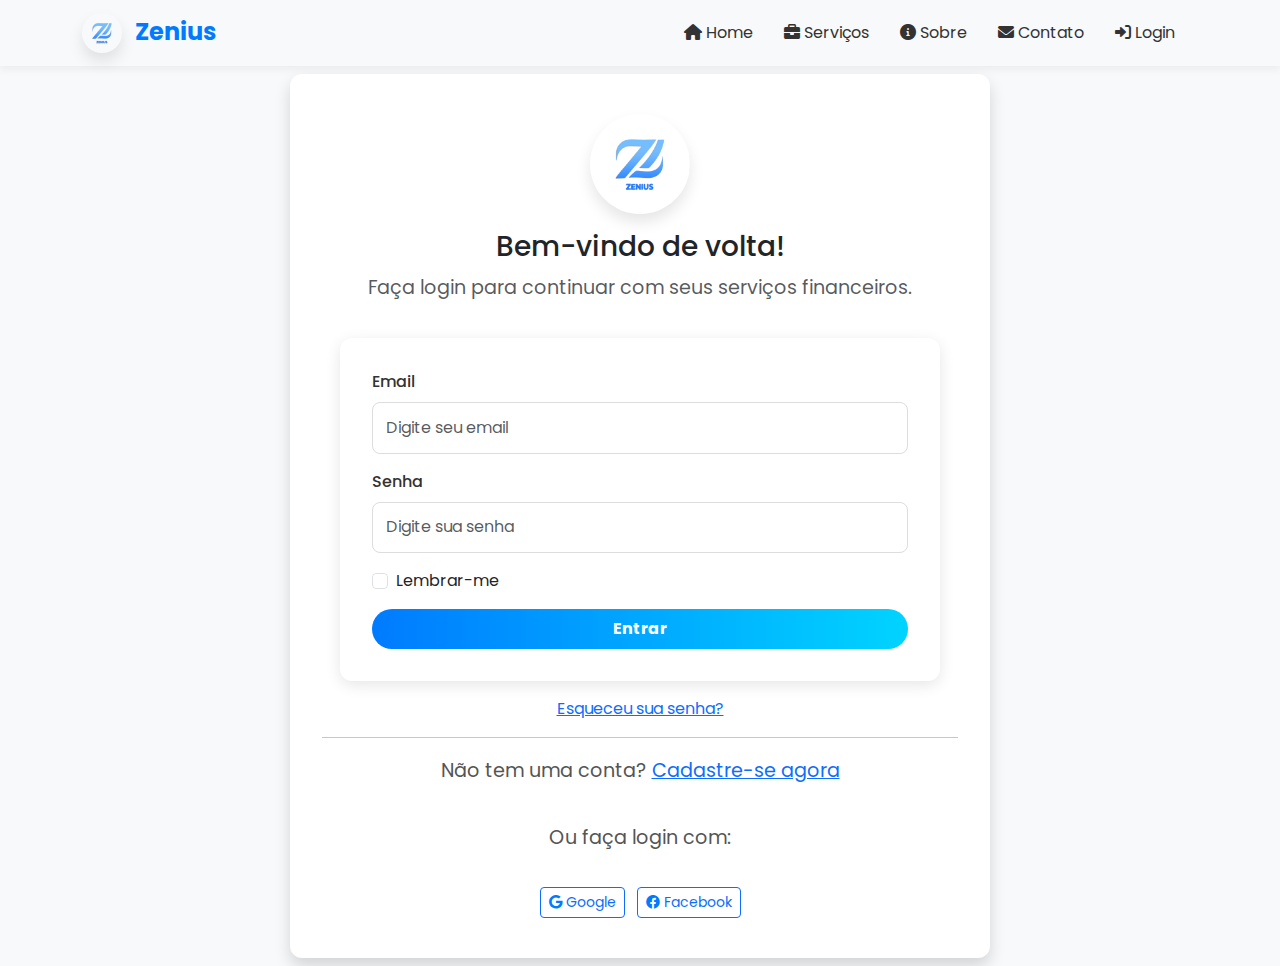
<file: assets/pages/login.html>
<!DOCTYPE html>
<html lang="pt-br">

<head>
    <meta charset="UTF-8">
    <meta name="viewport" content="width=device-width, initial-scale=1.0">
    <title>Login - Zenius</title>
    <link href="https://fonts.googleapis.com/css2?family=Poppins:wght@400;500;600;700&display=swap" rel="stylesheet">
    <link href="https://cdn.jsdelivr.net/npm/bootstrap@5.3.0/dist/css/bootstrap.min.css" rel="stylesheet">
    <link href="https://cdnjs.cloudflare.com/ajax/libs/font-awesome/6.0.0-beta3/css/all.min.css" rel="stylesheet">
    <link rel="icon" type="image/x-icon" href="../images/logoZenius.png">
    <link rel="stylesheet" href="../css/styles.css">
</head>

<body>
    <div class="d-flex flex-column min-vh-100">
        <!-- Navbar -->
        <nav class="navbar navbar-expand-lg navbar-light bg-light">
            <div class="container">
                <a class="navbar-brand" href="../../index.html">
                    <img src="../images/logoZenius.png" alt="Logo Zenius" class="me-2"
                        style="width: 40px; height: 40px;">
                    <span>Zenius</span>
                </a>
                <button class="navbar-toggler" type="button" data-bs-toggle="collapse" data-bs-target="#navbarNav">
                    <span class="navbar-toggler-icon"></span>
                </button>
                <div class="collapse navbar-collapse" id="navbarNav">
                    <ul class="navbar-nav ms-auto">
                        <li class="nav-item">
                            <a class="nav-link" href="../../index.html"><i class="fas fa-home"></i> Home</a>
                        </li>
                        <li class="nav-item">
                            <a class="nav-link" href="servicos.html"><i class="fas fa-briefcase"></i> Serviços</a>
                        </li>
                        <li class="nav-item">
                            <a class="nav-link" href="sobre.html"><i class="fas fa-info-circle"></i> Sobre</a>
                        </li>
                        <li class="nav-item">
                            <a class="nav-link" href="contato.html"><i class="fas fa-envelope"></i>
                                Contato</a>
                        </li>
                        <li class="nav-item">
                            <a class="nav-link active" href="login.html"><i class="fas fa-sign-in-alt"></i> Login</a>
                        </li>
                    </ul>
                </div>
            </div>
        </nav>

        <!-- Tela de Login -->
        <div class="container d-flex justify-content-center align-items-center min-vh-100">
            <div class="card shadow" style="width: 700px;">
                <div class="card-body">
                    <div class="text-center mb-4">
                        <img src="../images/logoZenius.png" alt="Logo Zenius" class="img-fluid mb-3"
                            style="max-width: 100px; max-height: 100px;">
                        <h3>Bem-vindo de volta!</h3>
                        <p class="text-muted">Faça login para continuar com seus serviços financeiros.</p>
                    </div>
                    <form action="#" method="post">
                        <div class="mb-3">
                            <label for="email" class="form-label">Email</label>
                            <input type="email" class="form-control" id="email" placeholder="Digite seu email" required>
                        </div>
                        <div class="mb-3">
                            <label for="password" class="form-label">Senha</label>
                            <input type="password" class="form-control" id="password" placeholder="Digite sua senha"
                                required>
                        </div>
                        <div class="form-check mb-3">
                            <input type="checkbox" class="form-check-input" id="remember">
                            <label class="form-check-label" for="remember">Lembrar-me</label>
                        </div>
                        <button type="submit" class="btn btn-primary w-100">Entrar</button>
                    </form>
                    <div class="text-center mt-3">
                        <a href="recuperar-senha.html" class="text-primary">Esqueceu sua senha?</a>
                    </div>
                    <hr>
                    <div class="text-center mt-3">
                        <p>Não tem uma conta? <a href="cadastro.html" class="text-primary">Cadastre-se agora</a></p>
                    </div>
                    <div class="text-center mt-3">
                        <p>Ou faça login com:</p>
                        <div>
                            <a href="#" class="btn btn-outline-primary btn-sm me-2"><i class="fab fa-google"></i>
                                Google</a>
                            <a href="#" class="btn btn-outline-primary btn-sm"><i class="fab fa-facebook"></i>
                                Facebook</a>
                        </div>
                    </div>
                </div>
            </div>
        </div>
    </div>

    <script src="https://cdn.jsdelivr.net/npm/bootstrap@5.3.0/dist/js/bootstrap.bundle.min.js"></script>
</body>

</html>
</file>
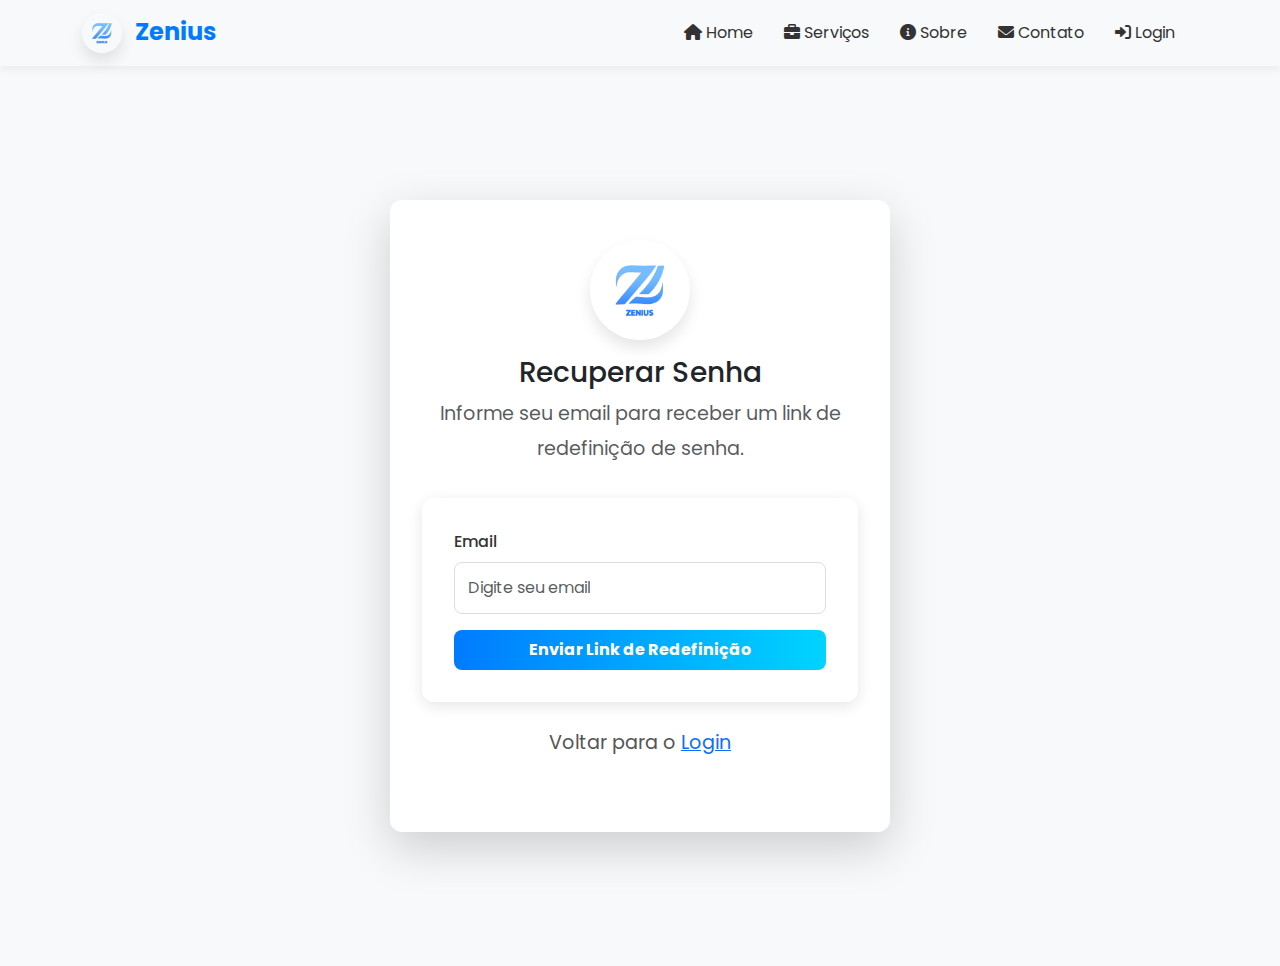
<file: assets/pages/recuperar-senha.html>
<!DOCTYPE html>
<html lang="pt-br">

<head>
    <meta charset="UTF-8">
    <meta name="viewport" content="width=device-width, initial-scale=1.0">
    <title>Recuperar Senha - Zenius</title>
    <link href="https://fonts.googleapis.com/css2?family=Poppins:wght@400;500;600;700&display=swap" rel="stylesheet">
    <link href="https://cdn.jsdelivr.net/npm/bootstrap@5.3.0/dist/css/bootstrap.min.css" rel="stylesheet">
    <link href="https://cdnjs.cloudflare.com/ajax/libs/font-awesome/6.0.0-beta3/css/all.min.css" rel="stylesheet">
    <link rel="icon" type="image/x-icon" href="../images/logoZenius.png">
    <link rel="stylesheet" href="../css/styles.css">
</head>

<body>
    <div class="d-flex flex-column min-vh-100">
        <!-- Navbar -->
        <nav class="navbar navbar-expand-lg navbar-light bg-light">
            <div class="container">
                <a class="navbar-brand" href="../../index.html">
                    <img src="../images/logoZenius.png" alt="Logo Zenius" class="me-2"
                        style="width: 40px; height: 40px;">
                    <span>Zenius</span>
                </a>
                <button class="navbar-toggler" type="button" data-bs-toggle="collapse" data-bs-target="#navbarNav">
                    <span class="navbar-toggler-icon"></span>
                </button>
                <div class="collapse navbar-collapse" id="navbarNav">
                    <ul class="navbar-nav ms-auto">
                        <li class="nav-item">
                            <a class="nav-link" href="../../index.html"><i class="fas fa-home"></i> Home</a>
                        </li>
                        <li class="nav-item">
                            <a class="nav-link" href="servicos.html"><i class="fas fa-briefcase"></i> Serviços</a>
                        </li>
                        <li class="nav-item">
                            <a class="nav-link" href="sobre.html"><i class="fas fa-info-circle"></i> Sobre</a>
                        </li>
                        <li class="nav-item">
                            <a class="nav-link" href="contato.html"><i class="fas fa-envelope"></i>
                                Contato</a>
                        </li>
                        <li class="nav-item">
                            <a class="nav-link active" href="login.html"><i class="fas fa-sign-in-alt"></i> Login</a>
                        </li>
                    </ul>
                </div>
            </div>
        </nav>

        <!-- Tela de Recuperar Senha -->
        <div class="container d-flex justify-content-center align-items-center min-vh-100">
            <div class="card shadow-lg" style="max-width: 500px; width: 100%; border-radius: 12px;">
                <div class="card-body">
                    <div class="text-center mb-4">
                        <img src="../images/logoZenius.png" alt="Logo Zenius" class="img-fluid mb-3"
                            style="max-width: 100px; height: 100px;">
                        <h3>Recuperar Senha</h3>
                        <p class="text-muted">Informe seu email para receber um link de redefinição de senha.</p>
                    </div>
                    <form action="#" method="post">
                        <div class="mb-3">
                            <label for="email" class="form-label">Email</label>
                            <input type="email" class="form-control" id="email" placeholder="Digite seu email" required>
                        </div>
                        <button type="submit" class="btn btn-primary w-100" style="border-radius: 8px;">Enviar Link de
                            Redefinição</button>
                    </form>
                    <div class="text-center mt-4">
                        <p>Voltar para o <a href="login.html" class="text-primary">Login</a></p>
                    </div>
                </div>
            </div>
        </div>
    </div>

    <script src="https://cdn.jsdelivr.net/npm/bootstrap@5.3.0/dist/js/bootstrap.bundle.min.js"></script>
</body>

</html>
</file>
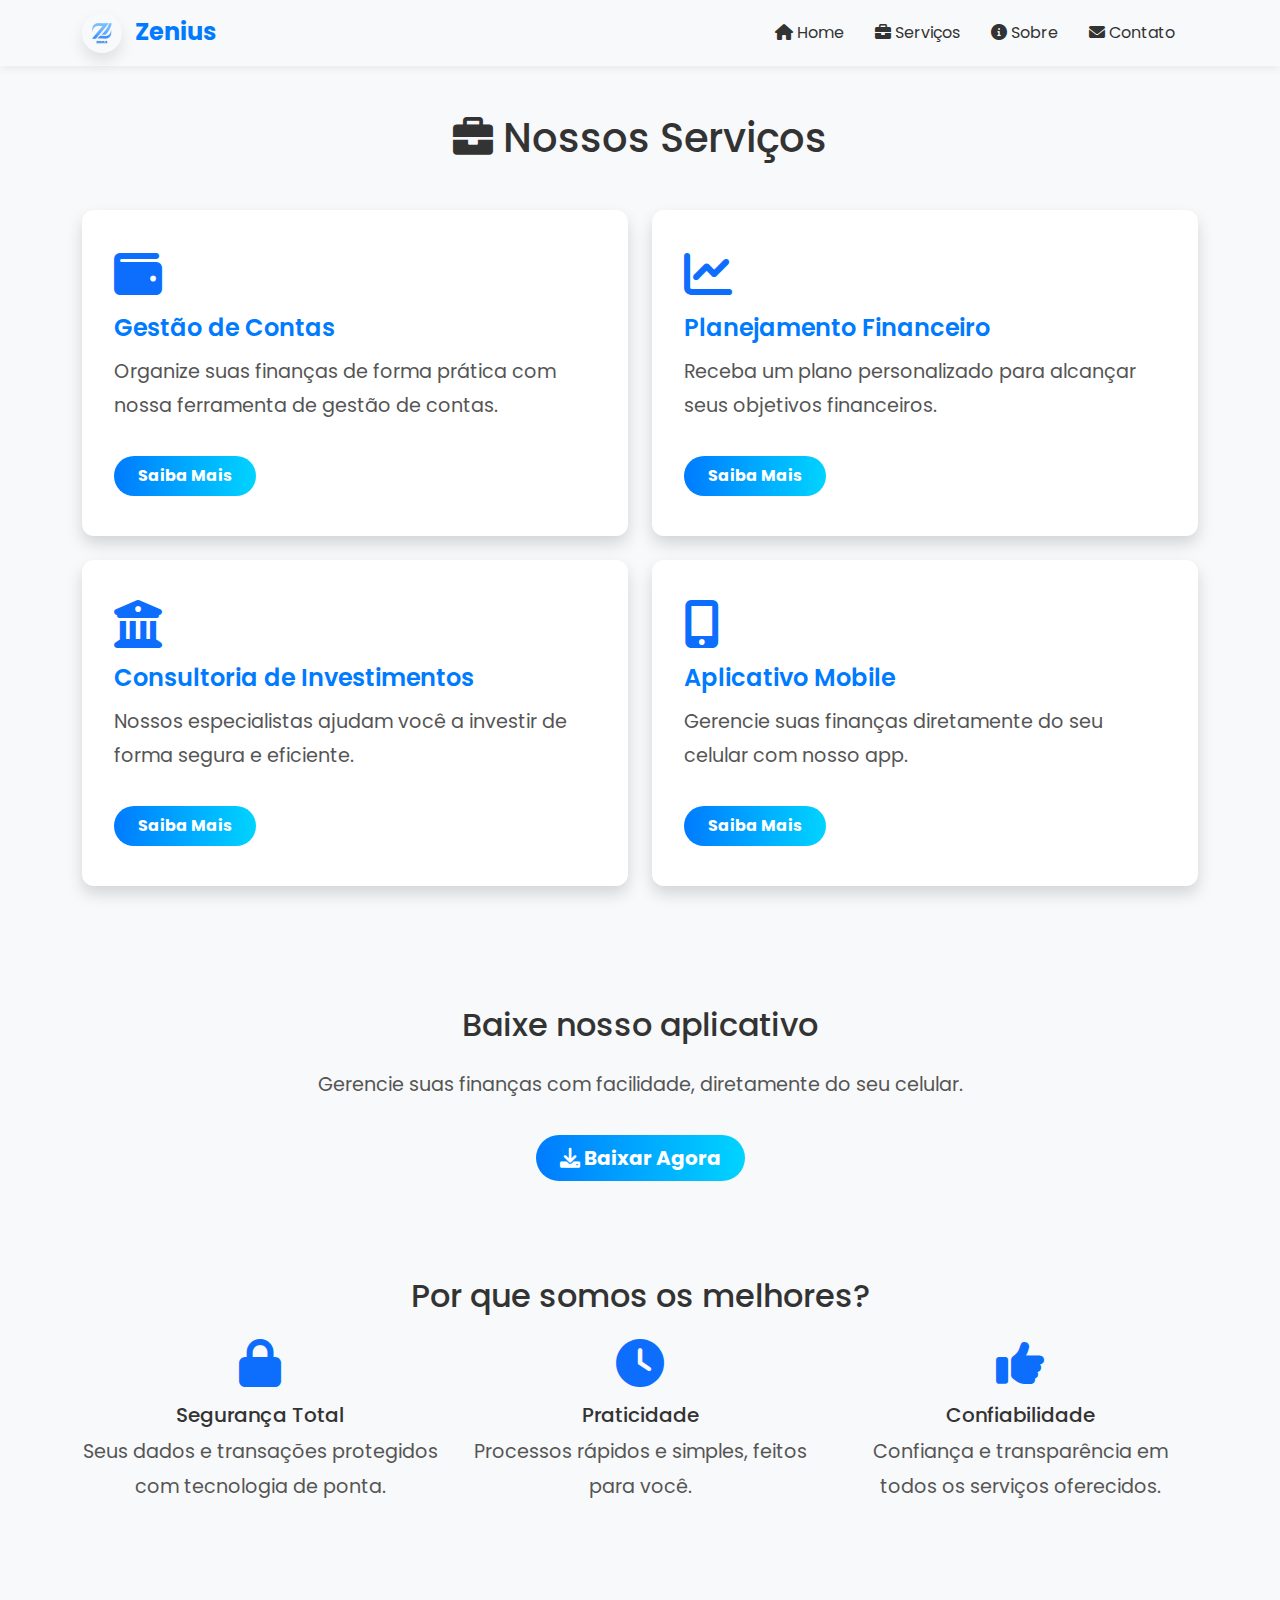
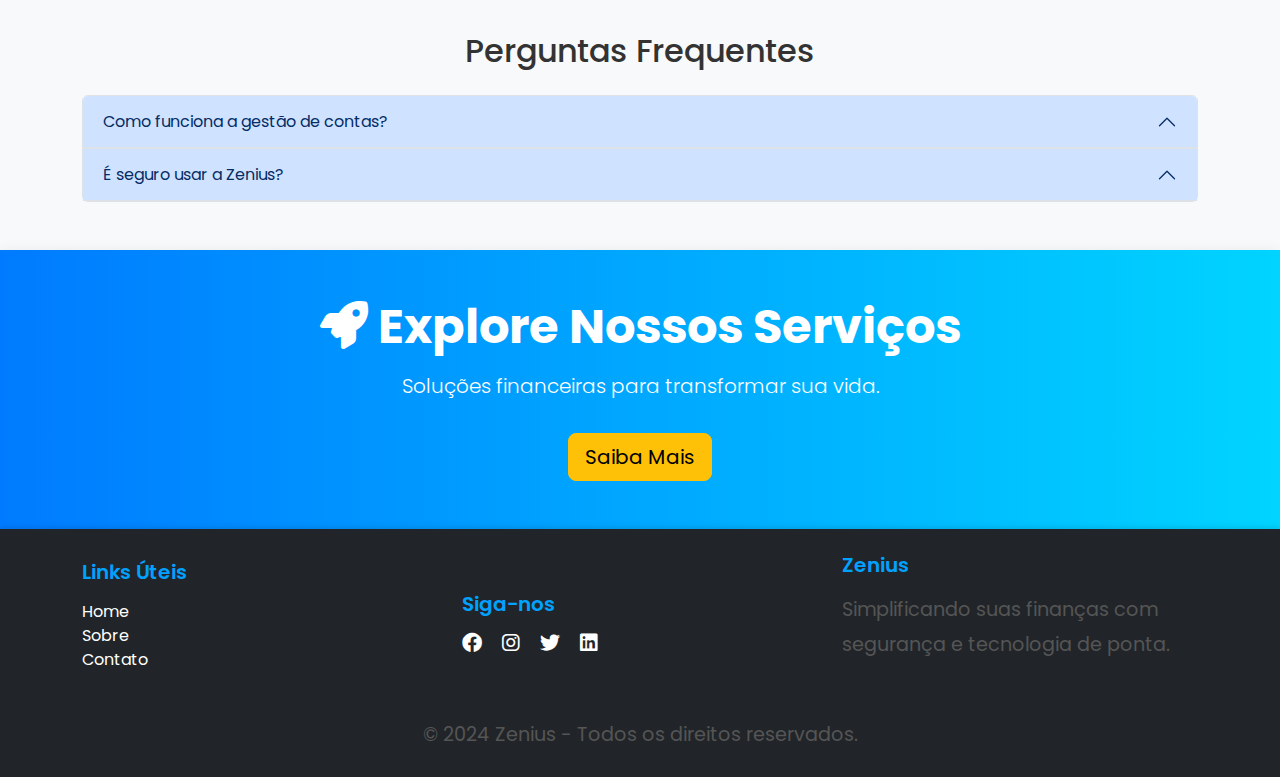
<file: assets/pages/servicos.html>
<!DOCTYPE html>
<html lang="pt-br">

<head>
    <meta charset="UTF-8">
    <meta name="viewport" content="width=device-width, initial-scale=1.0">
    <title>Zenius - Serviços</title>
    <link href="https://fonts.googleapis.com/css2?family=Poppins:wght@400;500;600;700&display=swap" rel="stylesheet">
    <link href="https://cdn.jsdelivr.net/npm/bootstrap@5.3.0/dist/css/bootstrap.min.css" rel="stylesheet">
    <link href="https://cdnjs.cloudflare.com/ajax/libs/font-awesome/6.0.0-beta3/css/all.min.css" rel="stylesheet">
    <link rel="stylesheet" href="https://cdnjs.cloudflare.com/ajax/libs/animate.css/4.1.1/animate.min.css">

    <link rel="icon" type="image/x-icon" href="../images/logoZenius.png">
    <link rel="stylesheet" href="../css/styles.css">
</head>

<body>

    <div class="d-flex flex-column min-vh-100">
        <!-- Navbar -->
        <nav class="navbar navbar-expand-lg navbar-light bg-light">
            <div class="container">
                <a class="navbar-brand" href="../../index.html">
                    <img src="../images/logoZenius.png" alt="Logo Zenius" class="me-2"
                        style="width: 40px; height: 40px;">
                    <span>Zenius</span>
                </a>
                <button class="navbar-toggler" type="button" data-bs-toggle="collapse" data-bs-target="#navbarNav">
                    <span class="navbar-toggler-icon"></span>
                </button>
                <div class="collapse navbar-collapse" id="navbarNav">
                    <ul class="navbar-nav ms-auto">
                        <li class="nav-item">
                            <a class="nav-link" href="../../index.html"><i class="fas fa-home"></i> Home</a>
                        </li>
                        <li class="nav-item">
                            <a class="nav-link active" href="servicos.html"><i class="fas fa-briefcase"></i> Serviços</a>
                        </li>
                        <li class="nav-item">
                            <a class="nav-link" href="sobre.html"><i class="fas fa-info-circle"></i> Sobre</a>
                        </li>
                        <li class="nav-item">
                            <a class="nav-link" href="contato.html"><i class="fas fa-envelope"></i> Contato</a>
                        </li>
                    </ul>
                </div>
            </div>
        </nav>

        <!-- Conteúdo Principal -->
        <div class="flex-grow-1">
            <div class="container my-5">
                <h1 class="text-center mb-5"><i class="fas fa-briefcase"></i> Nossos Serviços</h1>
                <div class="row">
                    <div class="col-md-6 mb-4">
                        <div class="card shadow">
                            <div class="card-body">
                                <i class="fas fa-wallet fa-3x text-primary mb-3"></i>
                                <h5 class="card-title">Gestão de Contas</h5>
                                <p class="card-text">Organize suas finanças de forma prática com nossa ferramenta de
                                    gestão de contas.</p>
                                <a href="./gestao-contas.html" class="btn btn-primary">Saiba Mais</a>
                            </div>
                        </div>
                    </div>
                    <div class="col-md-6 mb-4">
                        <div class="card shadow">
                            <div class="card-body">
                                <i class="fas fa-chart-line fa-3x text-primary mb-3"></i>
                                <h5 class="card-title">Planejamento Financeiro</h5>
                                <p class="card-text">Receba um plano personalizado para alcançar seus objetivos
                                    financeiros.</p>
                                <a href="./investimentos.html" class="btn btn-primary">Saiba Mais</a>
                            </div>
                        </div>
                    </div>
                    <div class="col-md-6 mb-4">
                        <div class="card shadow">
                            <div class="card-body">
                                <i class="fas fa-university fa-3x text-primary mb-3"></i>
                                <h5 class="card-title">Consultoria de Investimentos</h5>
                                <p class="card-text">Nossos especialistas ajudam você a investir de forma segura e
                                    eficiente.</p>
                                <a href="./consultoria.html" class="btn btn-primary">Saiba Mais</a>
                            </div>
                        </div>
                    </div>
                    <div class="col-md-6 mb-4">
                        <div class="card shadow">
                            <div class="card-body">
                                <i class="fas fa-mobile-alt fa-3x text-primary mb-3"></i>
                                <h5 class="card-title">Aplicativo Mobile</h5>
                                <p class="card-text">Gerencie suas finanças diretamente do seu celular com nosso app.
                                </p>
                                <a href="./aplicativo-mobile.html" class="btn btn-primary">Saiba Mais</a>
                            </div>
                        </div>
                    </div>
                </div>
            </div>
        </div>
        <!-- Baixe nosso aplicativo -->
        <div class="container text-center my-5">
            <h2 class="mb-4">Baixe nosso aplicativo</h2>
            <p>Gerencie suas finanças com facilidade, diretamente do seu celular.</p>
            <a href="#" class="btn btn-primary btn-lg"><i class="fas fa-download"></i> Baixar Agora</a>
        </div>
        <!-- Porque escolher nossos serviços -->
        <div class="container my-5">
            <h2 class="text-center mb-4">Por que somos os melhores?</h2>
            <div class="row text-center">
                <div class="col-md-4">
                    <i class="fas fa-lock fa-3x text-primary mb-3"></i>
                    <h5>Segurança Total</h5>
                    <p>Seus dados e transações protegidos com tecnologia de ponta.</p>
                </div>
                <div class="col-md-4">
                    <i class="fas fa-clock fa-3x text-primary mb-3"></i>
                    <h5>Praticidade</h5>
                    <p>Processos rápidos e simples, feitos para você.</p>
                </div>
                <div class="col-md-4">
                    <i class="fas fa-thumbs-up fa-3x text-primary mb-3"></i>
                    <h5>Confiabilidade</h5>
                    <p>Confiança e transparência em todos os serviços oferecidos.</p>
                </div>
            </div>
        </div>
        <!-- Perguntas Frequentes -->
        <div class="container my-5">
            <h2 class="text-center mb-4">Perguntas Frequentes</h2>
            <div class="accordion" id="faqAccordion">
                <div class="accordion-item">
                    <h2 class="accordion-header" id="headingOne">
                        <button class="accordion-button" type="button" data-bs-toggle="collapse"
                            data-bs-target="#collapseOne">
                            Como funciona a gestão de contas?
                        </button>
                    </h2>
                    <div id="collapseOne" class="accordion-collapse collapse">
                        <div class="accordion-body">
                            Nossa ferramenta de gestão de contas permite que você organize seus gastos e acompanhe suas
                            finanças em tempo real.
                        </div>
                    </div>
                </div>
                <div class="accordion-item">
                    <h2 class="accordion-header" id="headingTwo">
                        <button class="accordion-button" type="button" data-bs-toggle="collapse"
                            data-bs-target="#collapseTwo">
                            É seguro usar a Zenius?
                        </button>
                    </h2>
                    <div id="collapseTwo" class="accordion-collapse collapse">
                        <div class="accordion-body">
                            Sim, utilizamos as melhores práticas de segurança para proteger seus dados e transações.
                        </div>
                    </div>
                </div>
            </div>
        </div>

        <div class="container-fluid bg-primary text-white text-center py-5">
            <h1 class="display-4"><i class="fas fa-rocket"></i> Explore Nossos Serviços</h1>
            <p class="lead">Soluções financeiras para transformar sua vida.</p>
            <a href="#services" class="btn btn-warning btn-lg mt-3">Saiba Mais</a>
        </div>

        <!-- Rodapé -->
        <footer class="bg-dark text-white py-4">
            <div class="container">
                <div class="row align-items-center text-center text-md-start">
                    <!-- Coluna Links Úteis -->
                    <div class="col-md-4 mb-3 mb-md-0">
                        <h5 class="mb-3">Links Úteis</h5>
                        <ul class="list-unstyled">
                            <li><a href="../../index.html" class="text-white text-decoration-none">Home</a></li>
                            <li><a href="sobre.html" class="text-white text-decoration-none">Sobre</a></li>
                            <li><a href="contato.html" class="text-white text-decoration-none">Contato</a></li>
                        </ul>
                    </div>
                    <!-- Coluna Redes Sociais -->
                    <div class="col-md-4 mb-3 mb-md-0">
                        <h5 class="mb-3">Siga-nos</h5>
                        <div>
                            <a href="#" class="text-white me-3"><i class="fab fa-facebook fa-lg"></i></a>
                            <a href="#" class="text-white me-3"><i class="fab fa-instagram fa-lg"></i></a>
                            <a href="#" class="text-white me-3"><i class="fab fa-twitter fa-lg"></i></a>
                            <a href="#" class="text-white"><i class="fab fa-linkedin fa-lg"></i></a>
                        </div>
                    </div>
                    <!-- Coluna Informações -->
                    <div class="col-md-4">
                        <h5 class="mb-3">Zenius</h5>
                        <p class="small">Simplificando suas finanças com segurança e tecnologia de ponta.</p>
                    </div>
                </div>
                <div class="text-center mt-4">
                    <p class="small mb-0">&copy; 2024 Zenius - Todos os direitos reservados.</p>
                </div>
            </div>
        </footer>

    </div>

    <script src="https://cdn.jsdelivr.net/npm/bootstrap@5.3.0/dist/js/bootstrap.bundle.min.js"></script>
</body>

</html>
</file>
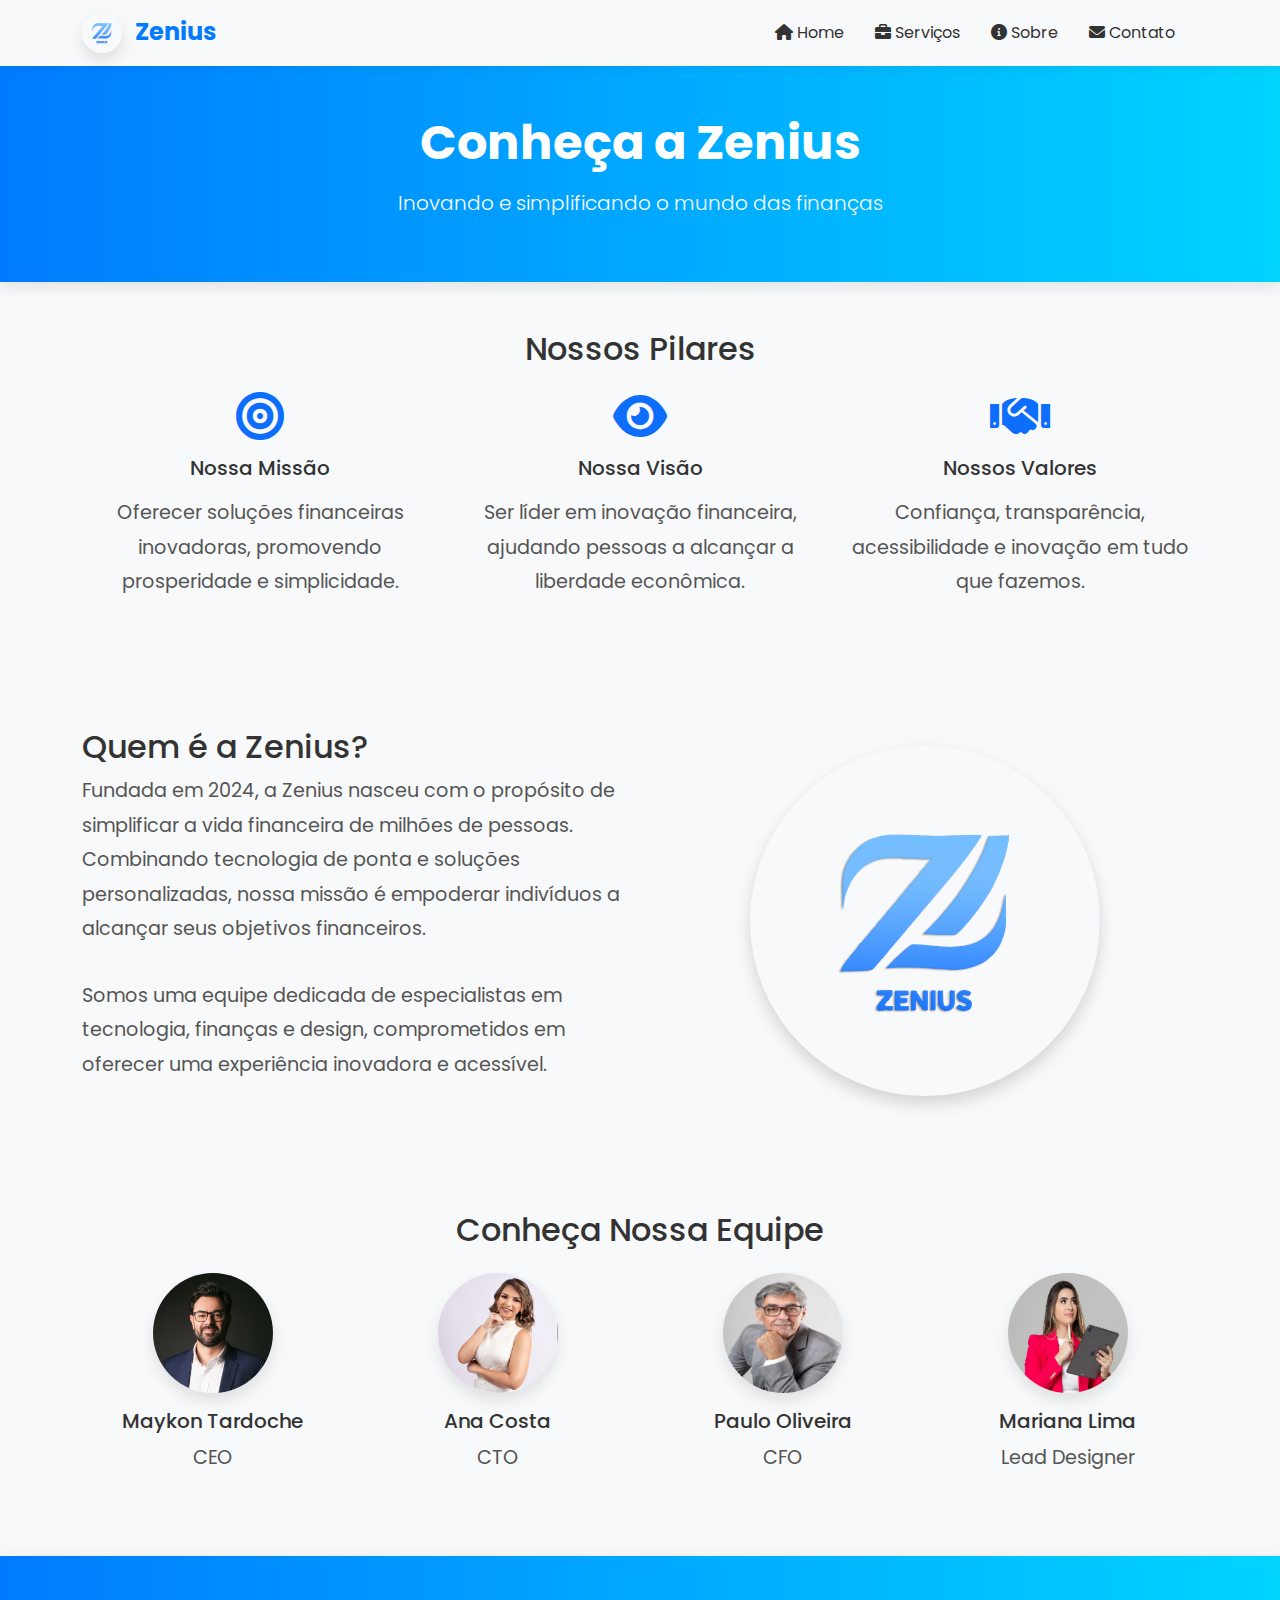
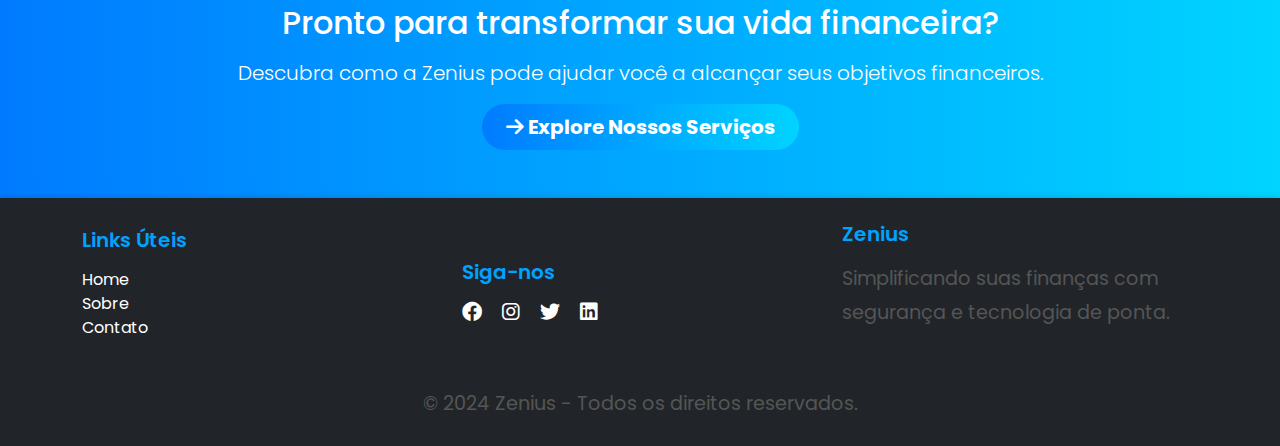
<file: assets/pages/sobre.html>
<!DOCTYPE html>
<html lang="pt-br">

<head>
    <meta charset="UTF-8">
    <meta name="viewport" content="width=device-width, initial-scale=1.0">
    <title>Zenius - Sobre Nós</title>
    <link href="https://fonts.googleapis.com/css2?family=Poppins:wght@400;500;600;700&display=swap" rel="stylesheet">
    <link href="https://cdn.jsdelivr.net/npm/bootstrap@5.3.0/dist/css/bootstrap.min.css" rel="stylesheet">
    <link href="https://cdnjs.cloudflare.com/ajax/libs/font-awesome/6.0.0-beta3/css/all.min.css" rel="stylesheet">
    <link rel="icon" type="image/x-icon" href="../images/logoZenius.png">
    <link rel="stylesheet" href="../css/styles.css">
</head>

<body>
    <div class="d-flex flex-column min-vh-100">
        <!-- Navbar -->
        <nav class="navbar navbar-expand-lg navbar-light bg-light">
            <div class="container">
                <a class="navbar-brand" href="../../index.html">
                    <img src="../images/logoZenius.png" alt="Logo Zenius" class="me-2"
                        style="width: 40px; height: 40px;">
                    <span>Zenius</span>
                </a>
                <button class="navbar-toggler" type="button" data-bs-toggle="collapse" data-bs-target="#navbarNav">
                    <span class="navbar-toggler-icon"></span>
                </button>
                <div class="collapse navbar-collapse" id="navbarNav">
                    <ul class="navbar-nav ms-auto">
                        <li class="nav-item">
                            <a class="nav-link" href="../../index.html"><i class="fas fa-home"></i> Home</a>
                        </li>
                        <li class="nav-item">
                            <a class="nav-link" href="servicos.html"><i class="fas fa-briefcase"></i> Serviços</a>
                        </li>
                        <li class="nav-item">
                            <a class="nav-link active" href="sobre.html"><i class="fas fa-info-circle"></i> Sobre</a>
                        </li>
                        <li class="nav-item">
                            <a class="nav-link" href="contato.html"><i class="fas fa-envelope"></i> Contato</a>
                        </li>
                    </ul>
                </div>
            </div>
        </nav>

        <!-- Hero Section -->
        <div class="container-fluid bg-primary text-white text-center py-5">
            <h1 class="display-4">Conheça a Zenius</h1>
            <p class="lead">Inovando e simplificando o mundo das finanças</p>
        </div>

        <!-- Missão, Visão e Valores -->
        <div class="container my-5">
            <h2 class="text-center mb-4">Nossos Pilares</h2>
            <div class="row text-center">
                <div class="col-md-4">
                    <i class="fas fa-bullseye fa-3x text-primary mb-3"></i>
                    <h5 class="mb-3">Nossa Missão</h5>
                    <p>Oferecer soluções financeiras inovadoras, promovendo prosperidade e simplicidade.</p>
                </div>
                <div class="col-md-4">
                    <i class="fas fa-eye fa-3x text-primary mb-3"></i>
                    <h5 class="mb-3">Nossa Visão</h5>
                    <p>Ser líder em inovação financeira, ajudando pessoas a alcançar a liberdade econômica.</p>
                </div>
                <div class="col-md-4">
                    <i class="fas fa-handshake fa-3x text-primary mb-3"></i>
                    <h5 class="mb-3">Nossos Valores</h5>
                    <p>Confiança, transparência, acessibilidade e inovação em tudo que fazemos.</p>
                </div>
            </div>
        </div>

        <!-- História e Propósito -->
        <div class="container my-5">
            <div class="row align-items-center">
                <div class="col-md-6">
                    <h2>Quem é a Zenius?</h2>
                    <p>
                        Fundada em 2024, a Zenius nasceu com o propósito de simplificar a vida financeira de milhões de
                        pessoas.
                        Combinando tecnologia de ponta e soluções personalizadas, nossa missão é empoderar indivíduos a
                        alcançar seus objetivos financeiros.
                    </p>
                    <p>
                        Somos uma equipe dedicada de especialistas em tecnologia, finanças e design, comprometidos em
                        oferecer uma experiência inovadora e acessível.
                    </p>
                </div>
                <div class="col-md-6 text-center">
                    <img src="../images/logoZenius.png" alt="Nossa história" class="img-fluid rounded shadow"
                        style="width: 350px; height: 350px;">
                </div>
            </div>
        </div>

        <!-- Equipe -->
        <div class="container my-5">
            <h2 class="text-center mb-4">Conheça Nossa Equipe</h2>
            <div class="row text-center">
                <div class="col-md-3">
                    <img src="../images/ceo.png" alt="CEO" class="img-fluid rounded-circle mb-3"
                        style="width: 120px; height: 120px;">
                    <h5>Maykon Tardoche</h5>
                    <p>CEO</p>
                </div>
                <div class="col-md-3">
                    <img src="../images/cto.png" alt="CTO" class="img-fluid rounded-circle mb-3"
                        style="width: 120px; height: 120px;">
                    <h5>Ana Costa</h5>
                    <p>CTO</p>
                </div>
                <div class="col-md-3">
                    <img src="../images/cfo.jpg" alt="CFO" class="img-fluid rounded-circle mb-3"
                        style="width: 120px; height: 120px;">
                    <h5>Paulo Oliveira</h5>
                    <p>CFO</p>
                </div>
                <div class="col-md-3">
                    <img src="../images/lead.png" alt="Designer" class="img-fluid rounded-circle mb-3"
                        style="width: 120px; height: 120px;">
                    <h5>Mariana Lima</h5>
                    <p>Lead Designer</p>
                </div>
            </div>
        </div>

        <!-- Call to Action -->
        <div class="container-fluid bg-light text-center py-5">
            <h2 class="mb-3">Pronto para transformar sua vida financeira?</h2>
            <p>Descubra como a Zenius pode ajudar você a alcançar seus objetivos financeiros.</p>
            <a href="servicos.html" class="btn btn-primary btn-lg"><i class="fas fa-arrow-right"></i> Explore Nossos
                Serviços</a>
        </div>

        <!-- Rodapé -->
        <footer class="bg-dark text-white py-4">
            <div class="container">
                <div class="row align-items-center text-center text-md-start">
                    <!-- Coluna Links Úteis -->
                    <div class="col-md-4 mb-3 mb-md-0">
                        <h5 class="mb-3">Links Úteis</h5>
                        <ul class="list-unstyled">
                            <li><a href="../../index.html" class="text-white text-decoration-none">Home</a></li>
                            <li><a href="sobre.html" class="text-white text-decoration-none">Sobre</a></li>
                            <li><a href="contato.html" class="text-white text-decoration-none">Contato</a></li>
                        </ul>
                    </div>
                    <!-- Coluna Redes Sociais -->
                    <div class="col-md-4 mb-3 mb-md-0">
                        <h5 class="mb-3">Siga-nos</h5>
                        <div>
                            <a href="#" class="text-white me-3"><i class="fab fa-facebook fa-lg"></i></a>
                            <a href="#" class="text-white me-3"><i class="fab fa-instagram fa-lg"></i></a>
                            <a href="#" class="text-white me-3"><i class="fab fa-twitter fa-lg"></i></a>
                            <a href="#" class="text-white"><i class="fab fa-linkedin fa-lg"></i></a>
                        </div>
                    </div>
                    <!-- Coluna Informações -->
                    <div class="col-md-4">
                        <h5 class="mb-3">Zenius</h5>
                        <p class="small">Simplificando suas finanças com segurança e tecnologia de ponta.</p>
                    </div>
                </div>
                <div class="text-center mt-4">
                    <p class="small mb-0">&copy; 2024 Zenius - Todos os direitos reservados.</p>
                </div>
            </div>
        </footer>
    </div>

    <script src="https://cdn.jsdelivr.net/npm/bootstrap@5.3.0/dist/js/bootstrap.bundle.min.js"></script>
</body>

</html>
</file>
<file: assets/css/styles.css>
html, body {
    height: 100%;
    font-family: 'Poppins', sans-serif;
    margin: 0;
    padding: 0;
    background-color: #f8f9fa; 
    color: #333;
}

.navbar {
    background-color: #ffffff; 
    box-shadow: 0 4px 8px rgba(0, 0, 0, 0.05);
}

.navbar-brand {
    font-size: 1.5rem;
    font-weight: bold;
    color: #007bff !important;
}

.navbar-nav .nav-link {
    font-size: 1rem;
    color: #333 !important;
    margin-right: 15px;
    transition: color 0.3s ease;
}

.navbar-nav .nav-link:hover {
    color: #007bff !important;
    font-weight: 500;
}

.container-fluid {
    background: linear-gradient(to right, #007bff, #00d4ff);
    color: white;
    text-align: center;
    padding: 4rem 2rem;
    box-shadow: 0 4px 15px rgba(0, 0, 0, 0.1); 
}

.container-fluid h1 {
    font-size: 3rem;
    font-weight: 700;
    margin-bottom: 1rem;
}

.container-fluid p {
    font-size: 1.25rem;
    font-weight: 300;
}

.card {
    border: none;
    border-radius: 12px;
    background-color: white;
    padding: 1.5rem 1rem;
    box-shadow: 0 6px 15px rgba(0, 0, 0, 0.1);
    transition: all 0.3s ease;
    height: 100%;
    display: flex;
    flex-direction: column;
    justify-content: space-between; 
}

.card:hover {
    transform: translateY(-10px);
    box-shadow: 0 8px 25px rgba(0, 0, 0, 0.15);
}

.card-title {
    font-size: 1.5rem;
    font-weight: 600;
    color: #007bff;
    margin-bottom: 0.75rem;
}

.card-text {
    font-size: 1rem;
    font-weight: 400;
    color: #555;
    margin-bottom: 1.25rem;
}

.card-body i {
    color: #007bff;
    transition: color 0.3s ease, transform 0.3s ease;
}

.card-body:hover i {
    color: #00d4ff;
    transform: scale(1.2);
}

.btn-primary {
    background: linear-gradient(to right, #007bff, #00d4ff);
    border: none;
    font-weight: bold;
    padding: 0.5rem 1.5rem;
    border-radius: 25px;
    transition: all 0.3s ease;
}

.btn-primary:hover {
    background: linear-gradient(to right, #00d4ff, #007bff);
    box-shadow: 0 4px 15px rgba(0, 0, 0, 0.15);
}

.container img {
    width: 200px; 
    height: 200px; 
    border-radius: 50% !important; 
    box-shadow: 0 8px 15px rgba(0, 0, 0, 0.1); 
    /* border: 2px solid #007bff88;  */
    transition: transform 0.3s ease, box-shadow 0.3s ease; 
}

.container img:hover {
    transform: scale(1.1); 
    box-shadow: 0 10px 20px rgba(0, 0, 0, 0.2); 
}

.container p {
    font-size: 1.2rem;
    line-height: 1.8;
    color: #555;
    margin-bottom: 2rem;
}

form {
    max-width: 600px;
    margin: 0 auto;
    background-color: white;
    padding: 2rem;
    border-radius: 12px;
    box-shadow: 0 4px 15px rgba(0, 0, 0, 0.1);
}

form .form-label {
    font-weight: 500;
    color: #333;
}

form .form-control {
    border-radius: 8px;
    border: 1px solid #ddd;
    padding: 0.8rem;
    font-size: 1rem;
    transition: border-color 0.3s ease;
}

form .form-control:focus {
    border-color: #007bff;
    box-shadow: 0 0 5px rgba(0, 123, 255, 0.5);
}

form button {
    border-radius: 25px;
    font-weight: bold;
    background: linear-gradient(to right, #007bff, #00d4ff);
    border: none;
    padding: 0.5rem 1.5rem;
    transition: all 0.3s ease;
}

form button:hover {
    background: linear-gradient(to right, #00d4ff, #007bff);
    box-shadow: 0 4px 15px rgba(0, 0, 0, 0.15);
}

textarea {
    resize: none; /* Desativa o redimensionamento */
}

/* Layout Flexbox */
.d-flex {
    display: flex;
    flex-direction: column; /* Organiza os elementos em uma coluna */
    min-height: 100vh; /* Garante que a altura mínima seja a da viewport */
}

.flex-grow-1 {
    flex: 1; /* Faz o conteúdo principal crescer para ocupar o espaço disponível */
}

.btn:hover {
    background-color: #ffcc00;
    color: #fff;
    transition: 0.3s;
}

/* Rodapé */
footer {
    background-color: #343a40;
    color: white;
    text-align: center;
    font-size: 1rem;
    padding: 1.5rem 0;
    font-weight: 400;
    box-shadow: 0 -2px 5px rgba(0, 0, 0, 0.1); /* Sombra sutil */
    margin-top: auto; /* Empurra o rodapé para o final */
}

footer h5 {
    font-weight: 600;
    color: #00a2ff; 
}

footer a {
    color: #ffffff; 
    transition: color 0.3s ease-in-out;
}

footer a:hover {
    color: #008cff; 
}

footer p {
    font-size: 0.9rem;
    line-height: 1.5;
}


@media (max-width: 768px) {
    .container-fluid h1 {
        font-size: 2.5rem;
    }

    .container-fluid p {
        font-size: 1rem;
    }

    .card {
        margin-bottom: 2rem;
    }

    form {
        padding: 1.5rem;
    }
}
</file>
